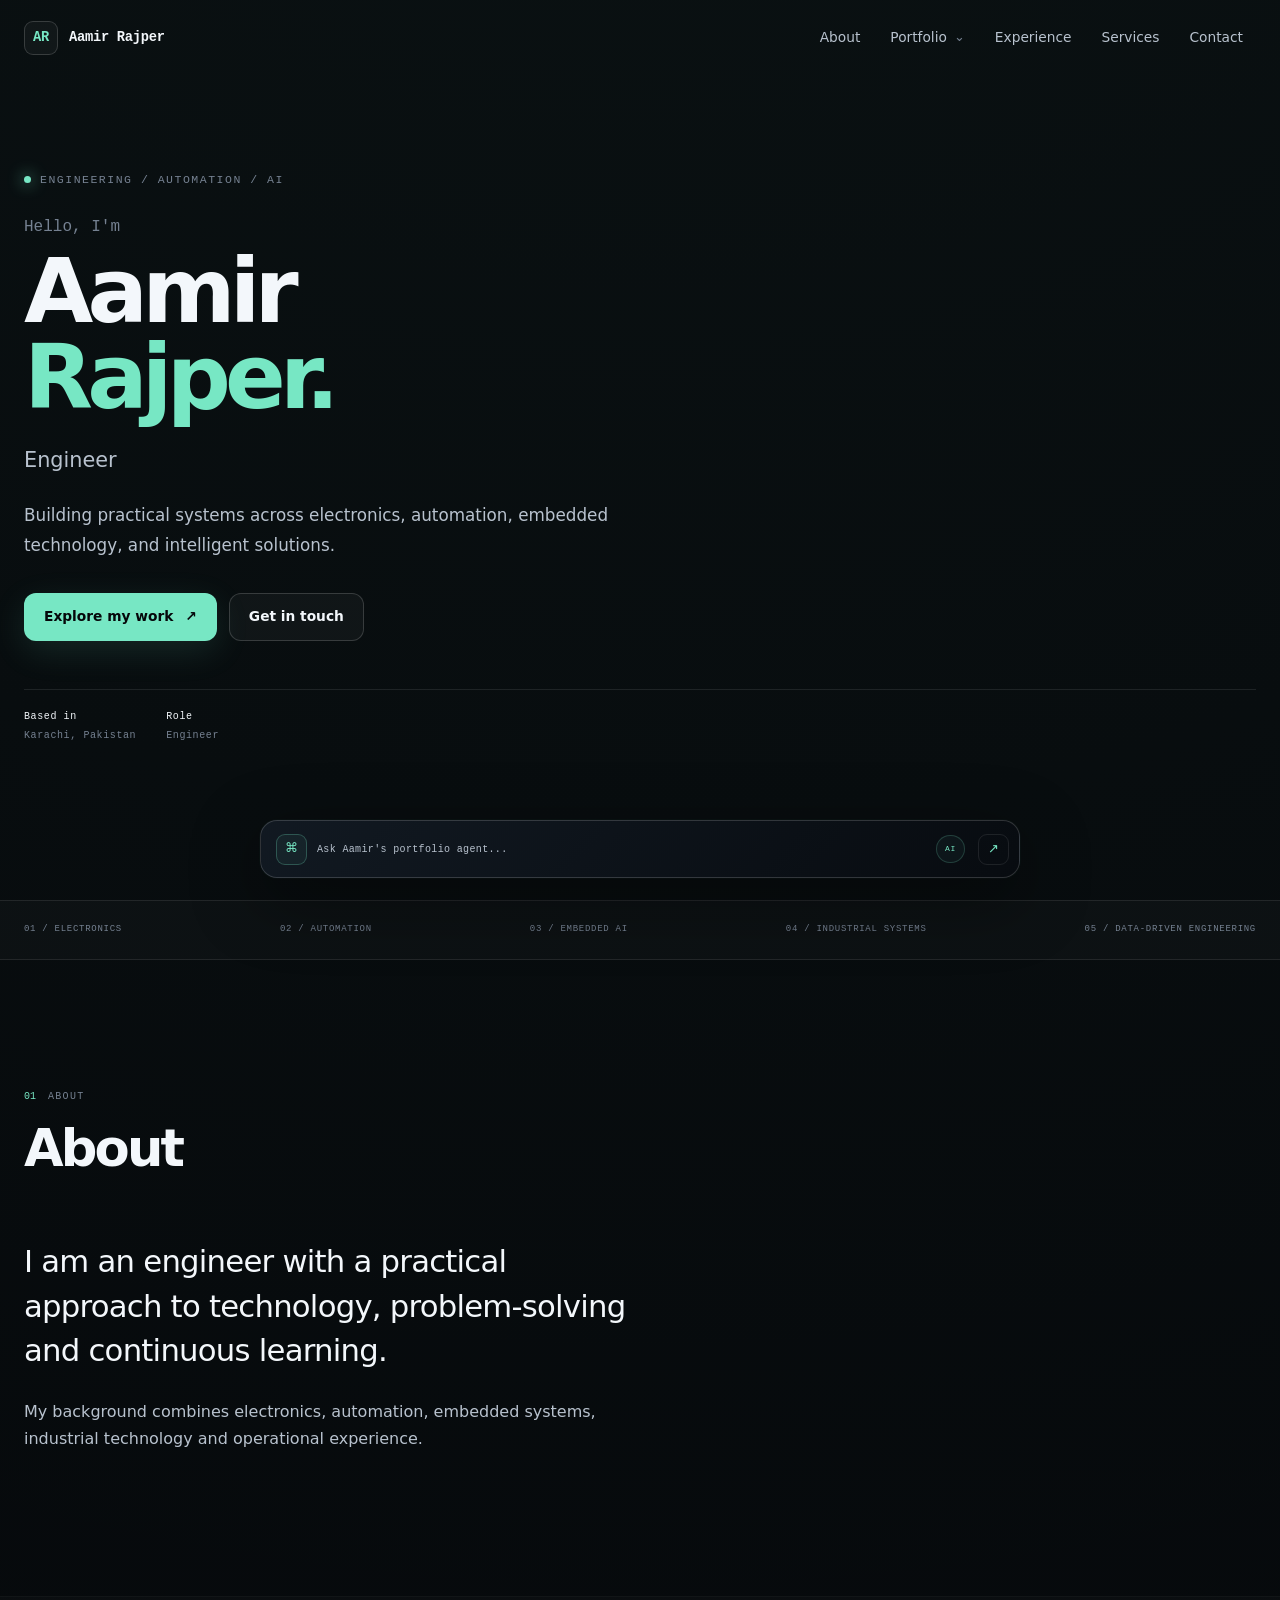
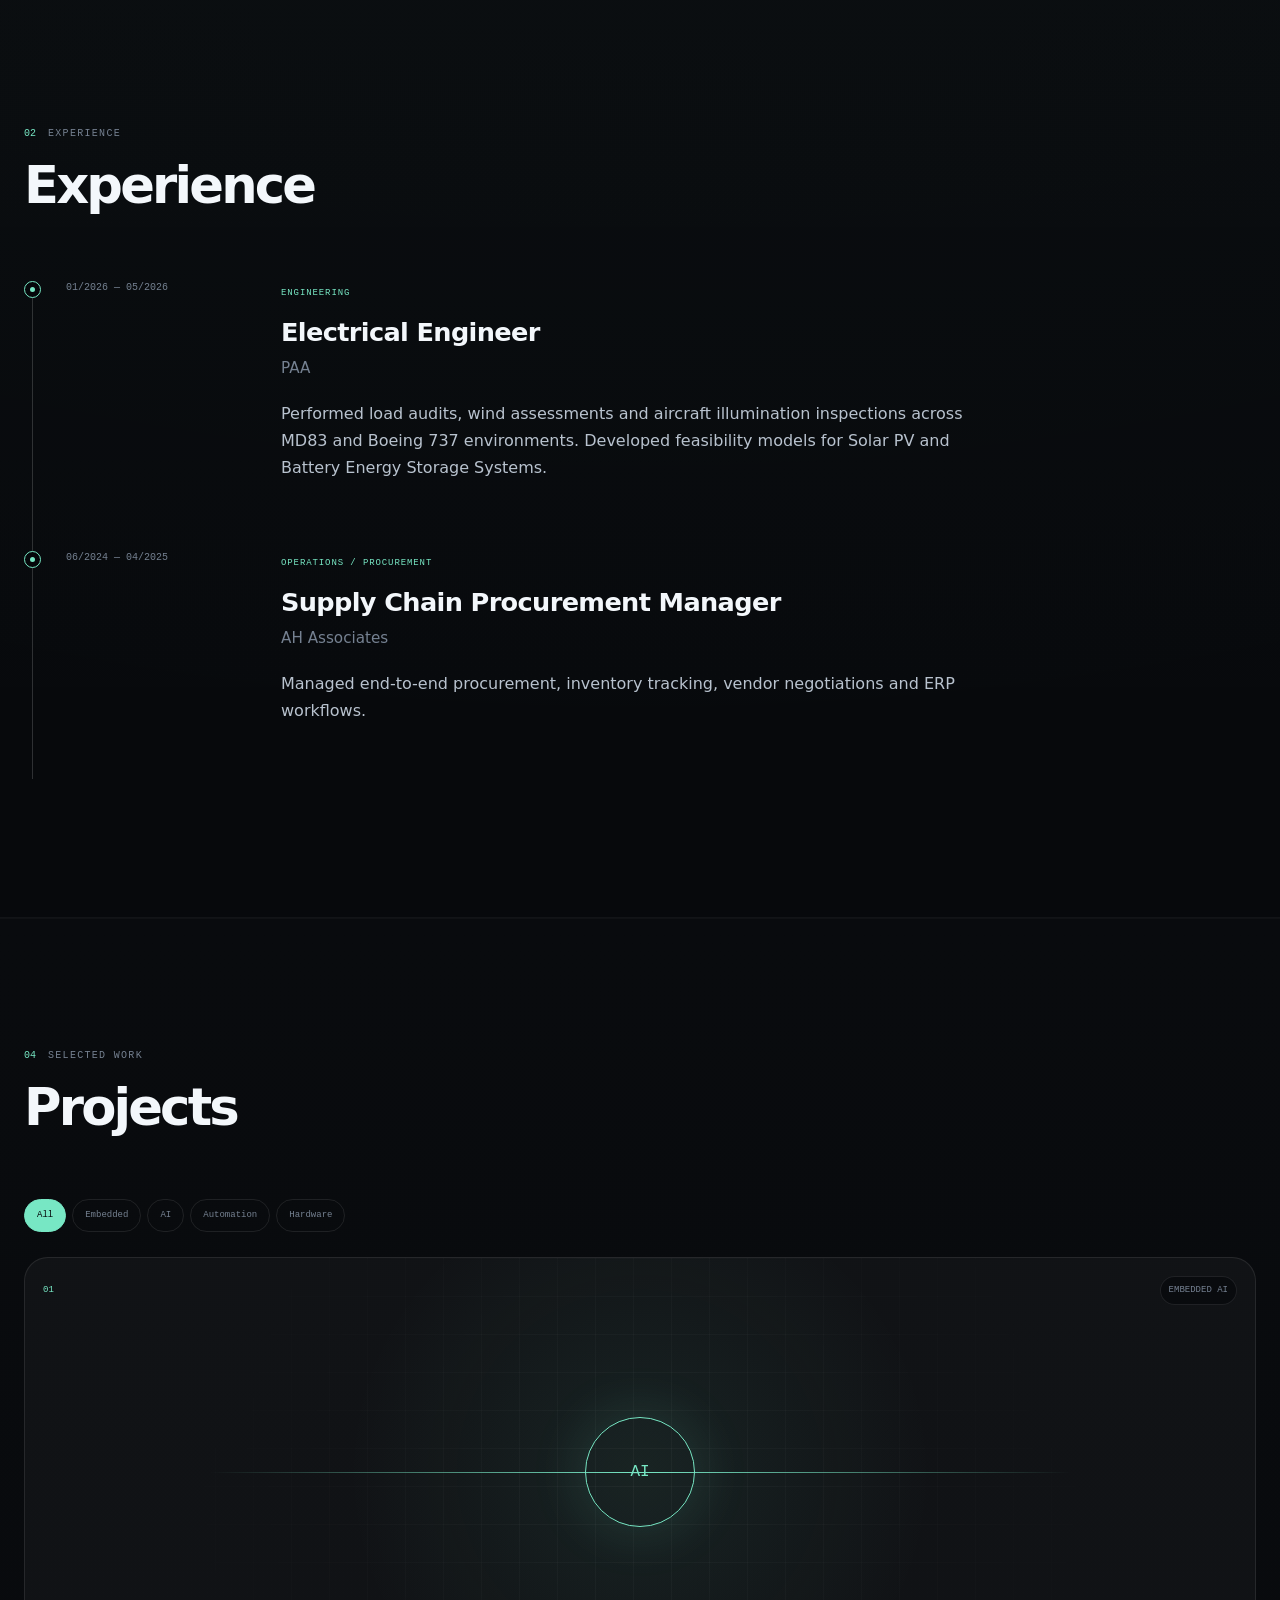
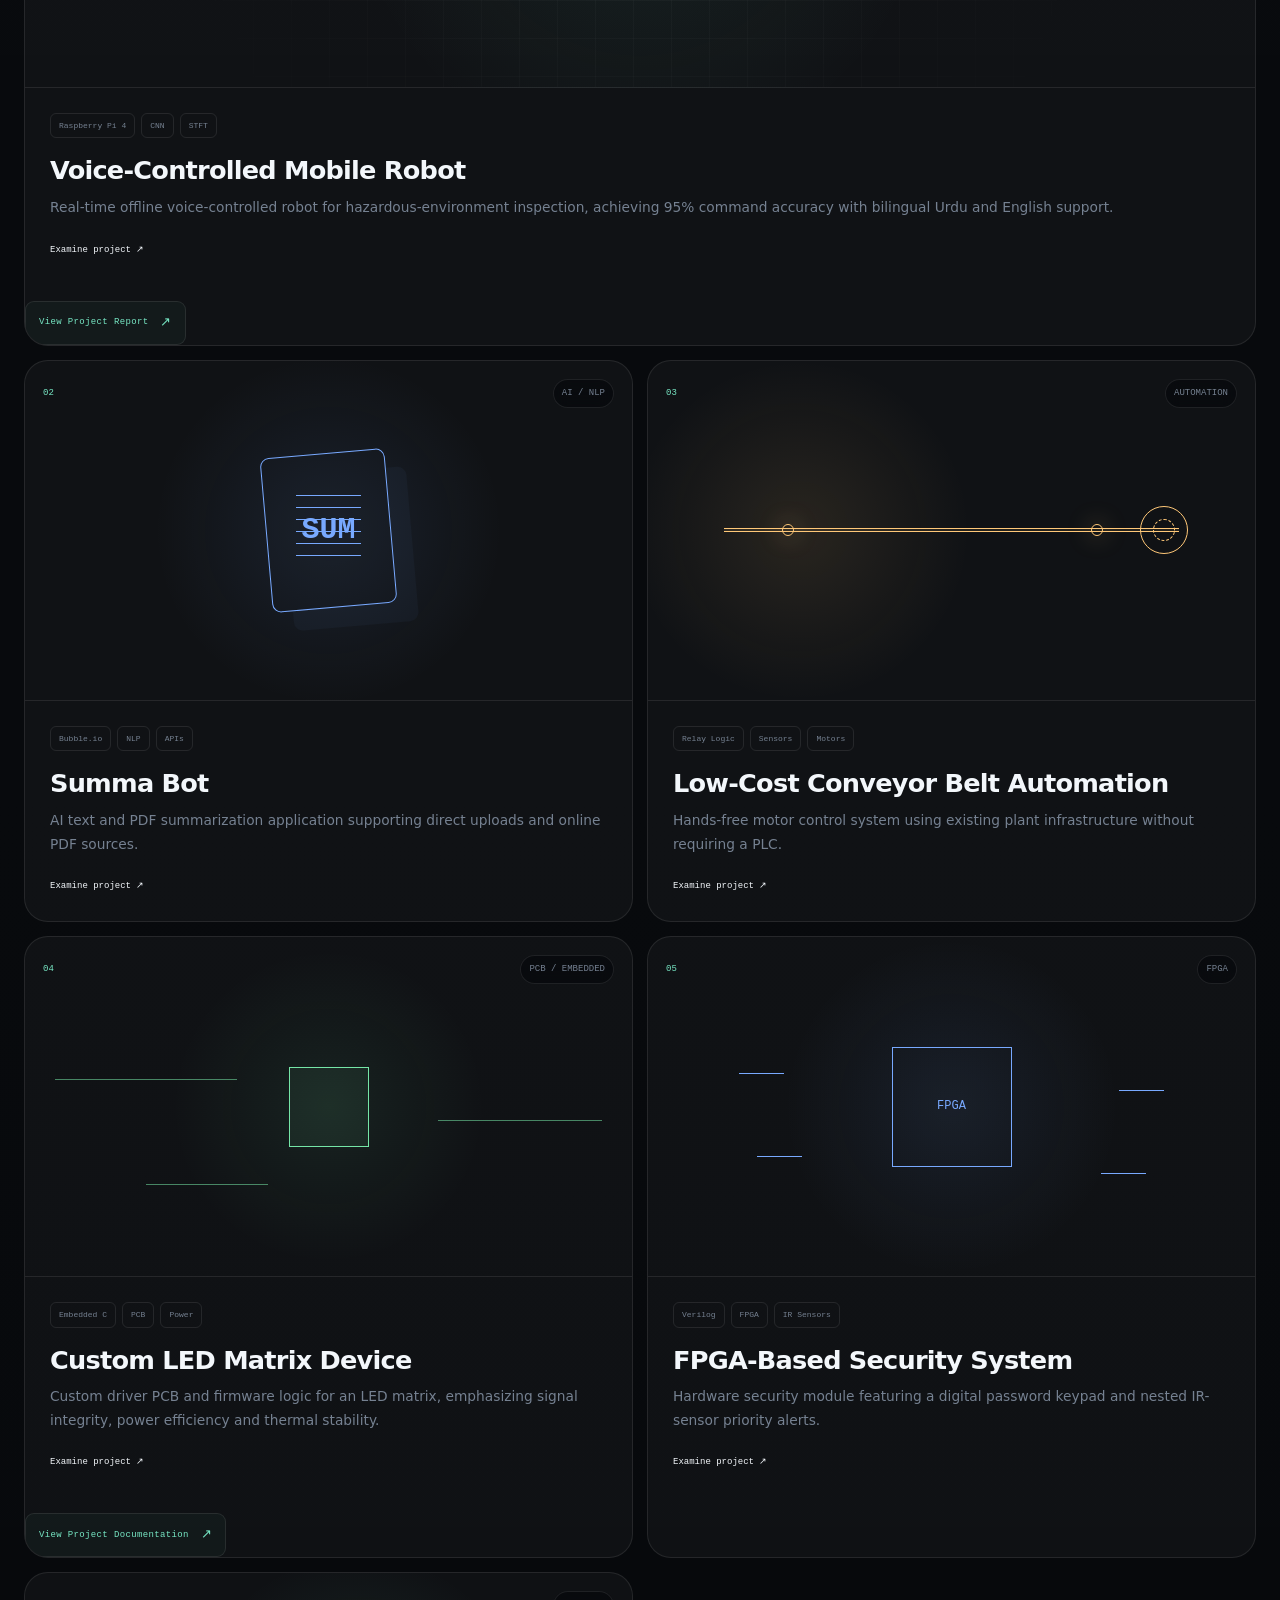
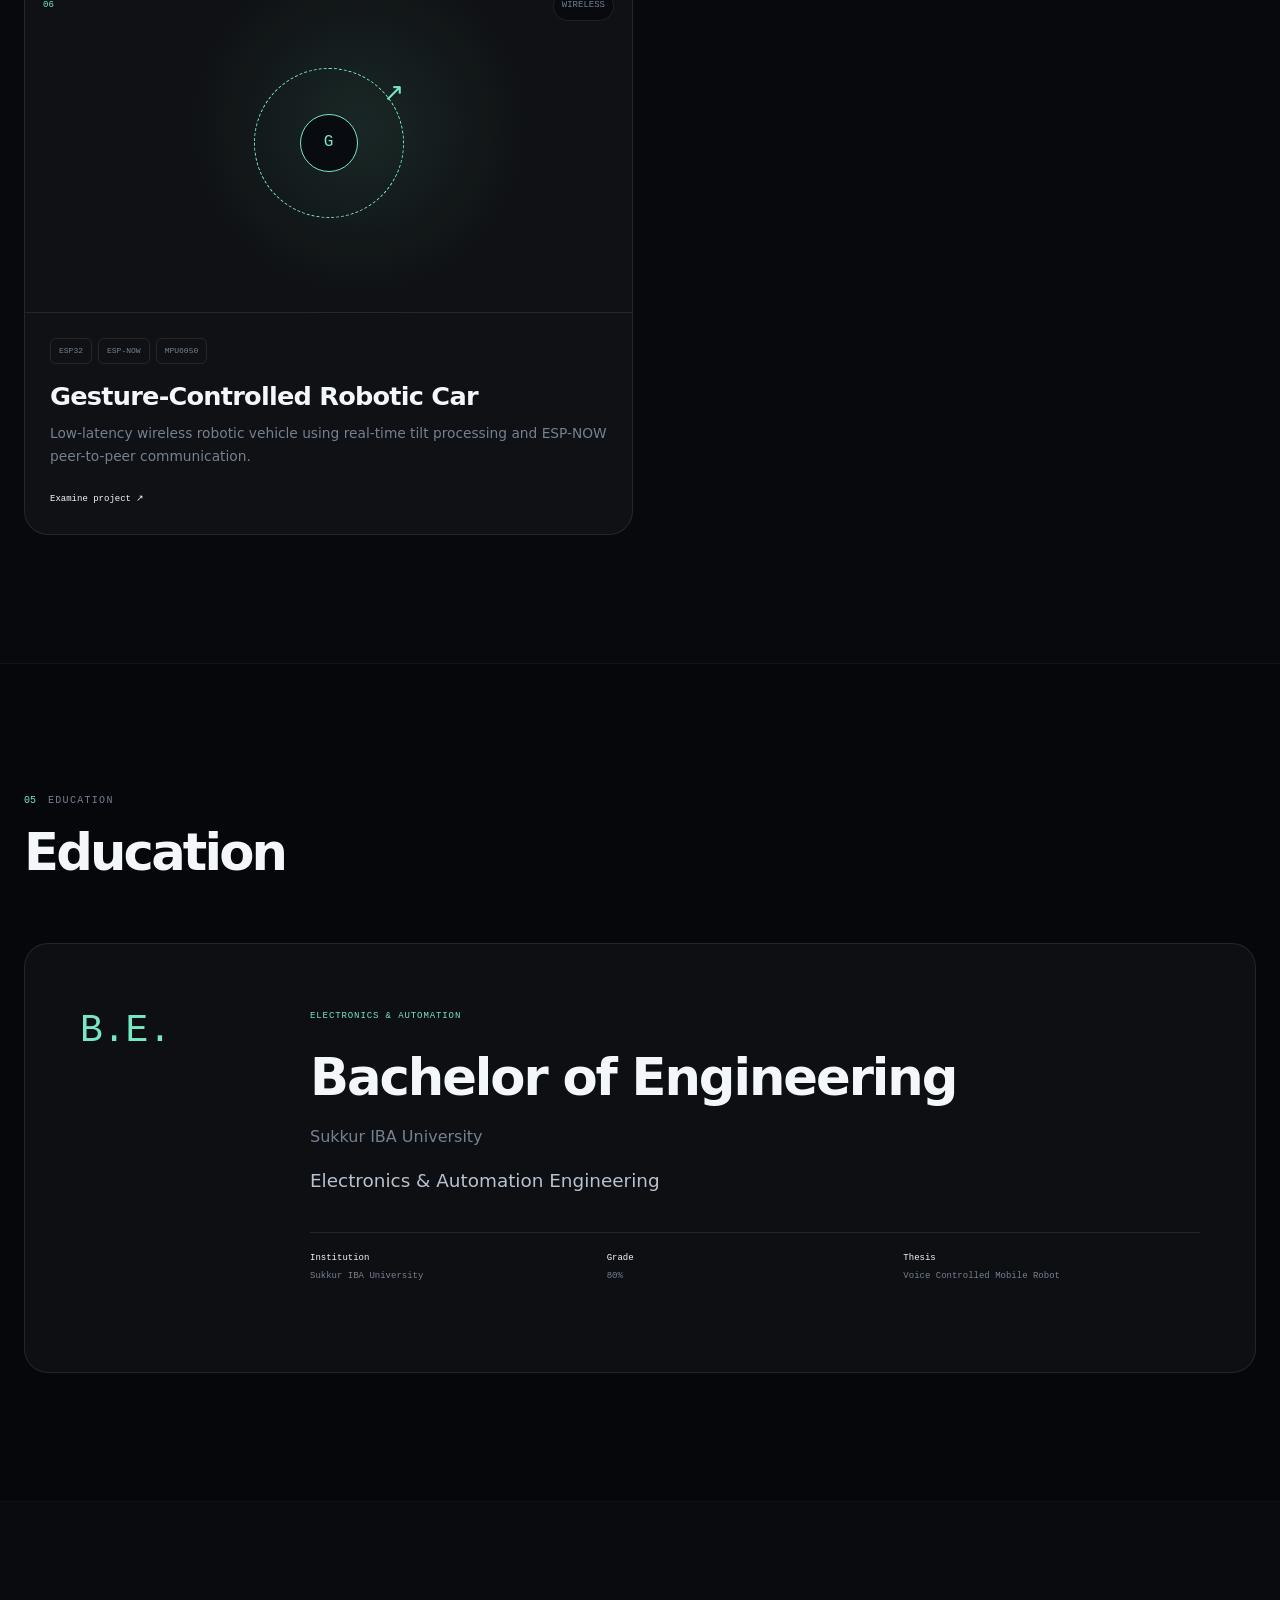
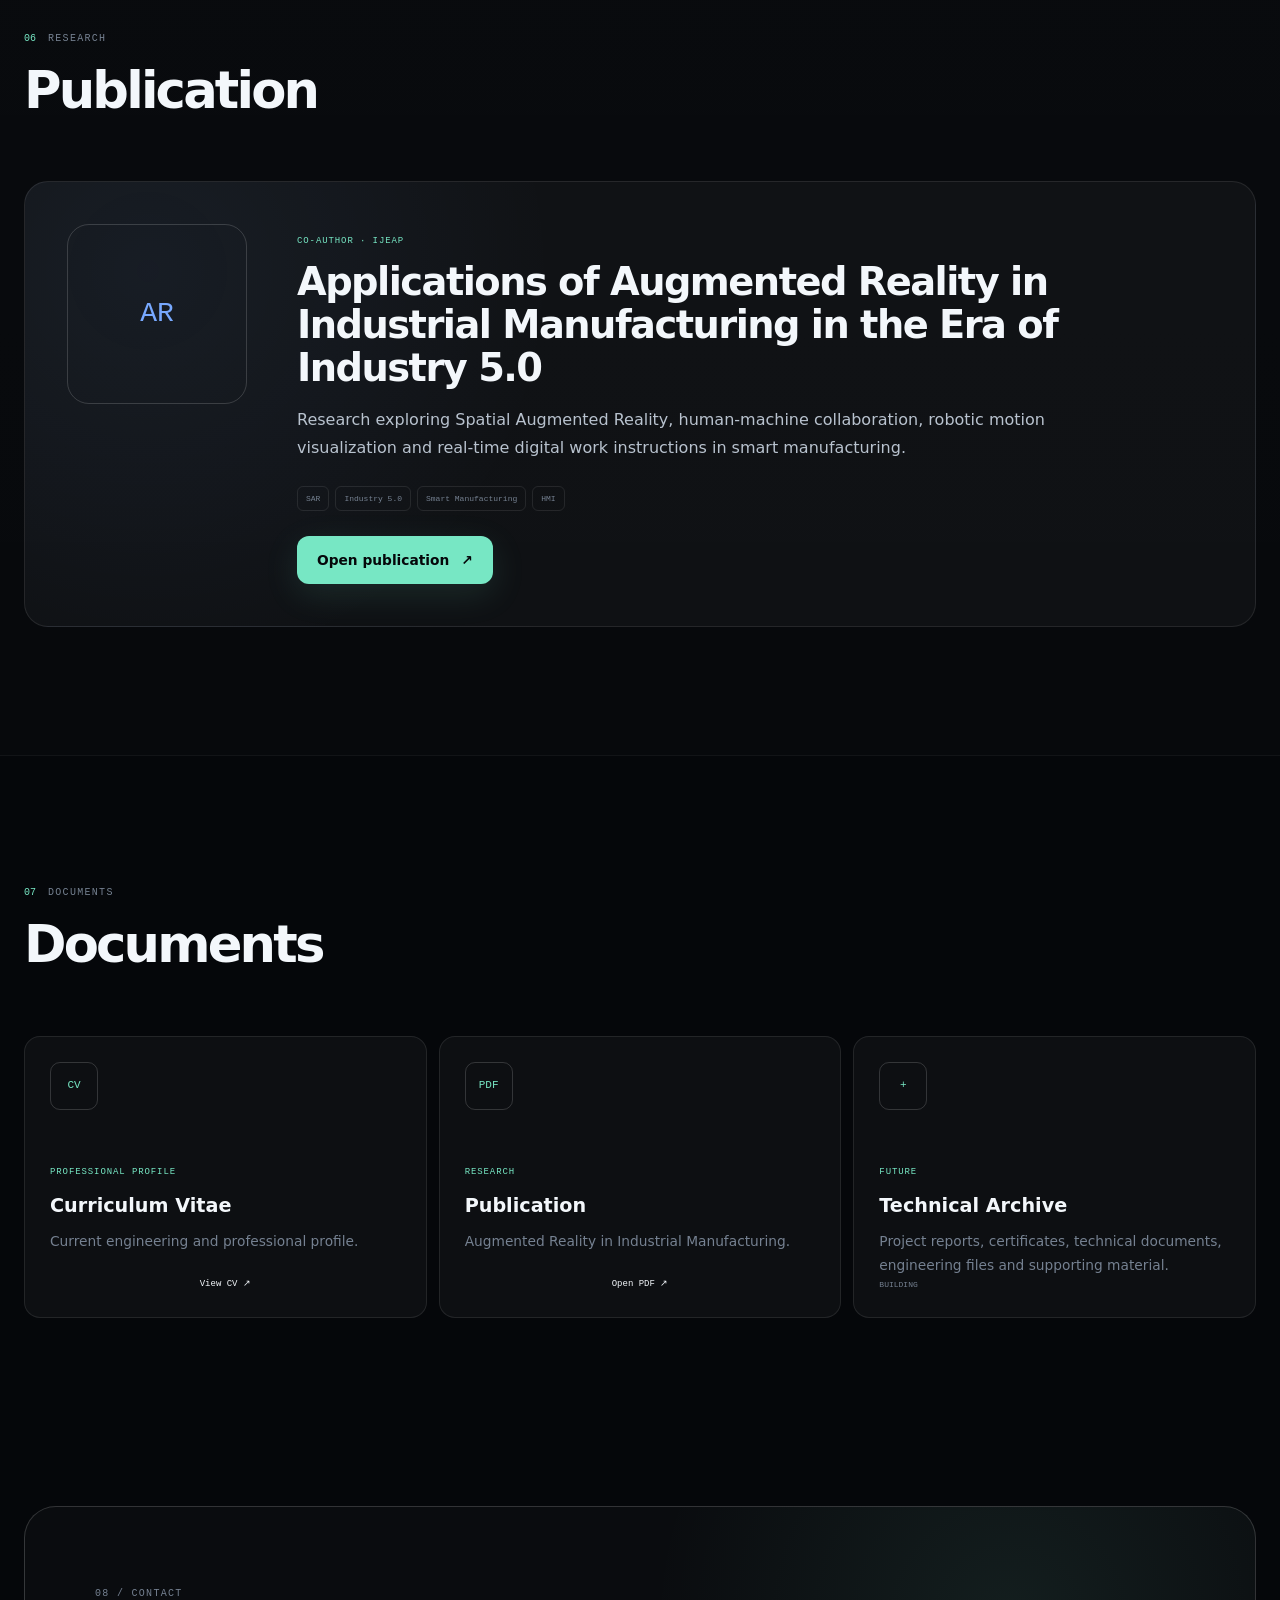
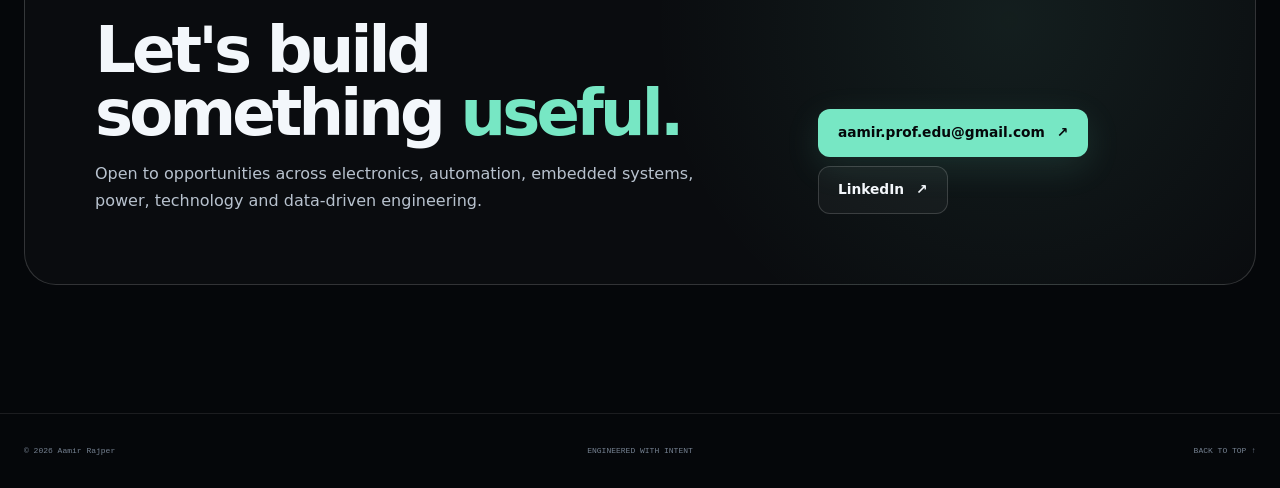
<file: index.html>
<!DOCTYPE html>
<html lang="en">
<head>
    <meta charset="UTF-8">

    <meta
        name="viewport"
        content="width=device-width, initial-scale=1.0"
    >

    <meta
        name="description"
        content="Aamir Rajper — Engineer working across electronics, automation, embedded systems and technology."
    >

    <meta
        name="theme-color"
        content="#05070a"
    >

    <title>Aamir Rajper | Engineer</title>

    <link rel="stylesheet" href="css/tokens.css">
    <link rel="stylesheet" href="css/style.css">
</head>

<body>

<!-- =========================================================
     BACKGROUND SYSTEM
     ========================================================= -->

<div class="ambient ambient-a"></div>
<div class="ambient ambient-b"></div>
<div class="grid-background"></div>

<!-- =========================================================
     HEADER
     ========================================================= -->

<header class="site-header" id="site-header">

    <nav class="nav container" aria-label="Primary navigation">

        <a class="brand" href="#top" aria-label="Aamir Rajper home">
            <span class="brand-mark">AR</span>
            <span class="brand-name">Aamir Rajper</span>
        </a>

        <div class="nav-links">

            <a href="#about">About</a>

            <div class="nav-dropdown">
                <button
                    class="nav-dropdown-trigger"
                    type="button"
                    aria-expanded="false"
                >
                    Portfolio
                    <span>⌄</span>
                </button>

                <div class="nav-dropdown-menu">

                    <a href="#experience">
                        <span class="menu-number">01</span>
                        Experience
                    </a>

                    <a href="#projects">
                        <span class="menu-number">02</span>
                        Projects
                    </a>

                    <a href="#education">
                        <span class="menu-number">03</span>
                        Education
                    </a>

                    <a href="#publication">
                        <span class="menu-number">04</span>
                        Publication
                    </a>

                    <a href="#documents">
                        <span class="menu-number">05</span>
                        Documents
                    </a>

                </div>
            </div>

            <a href="#experience">Experience</a>

            <a href="services.html">Services</a>

            <a href="#contact">Contact</a>

        </div>

        <button
            class="mobile-toggle"
            type="button"
            aria-label="Open navigation"
            aria-expanded="false"
        >
            <span></span>
            <span></span>
        </button>

    </nav>

</header>


<main id="top">

<!-- =========================================================
     HERO
     ========================================================= -->

<section class="hero section">

    <div class="container hero-grid">

        <div class="hero-content reveal">

            <div class="eyebrow">
                <span class="status-dot"></span>
                ENGINEERING / AUTOMATION / AI
            </div>

            <p class="hero-kicker">
                Hello, I'm
            </p>

            <h1>
                Aamir
                <span>Rajper.</span>
            </h1>

            <h2>
                Engineer
            </h2>

            <p class="hero-description">
                Building practical systems across electronics,
                automation, embedded technology, and intelligent
                solutions.
            </p>

            <div class="hero-actions">

                <a
                    href="#projects"
                    class="button button-primary magnetic"
                >
                    Explore my work
                    <span>↗</span>
                </a>

                <a
                    href="#contact"
                    class="button button-ghost magnetic"
                >
                    Get in touch
                </a>

            </div>

            <div class="hero-meta">

                <span>
                    <strong>Based in</strong>
                    Karachi, Pakistan
                </span>

                <span>
                    <strong>Role</strong>
                    Engineer
                </span>

            </div>

        </div>


        <!-- Engineering visual -->

        

    </div>

</section>


<!-- =========================================================
     INTRO STRIP
     ========================================================= -->

<section class="signal-strip">

    <div class="container signal-grid">

        <span>01 / ELECTRONICS</span>
        <span>02 / AUTOMATION</span>
        <span>03 / EMBEDDED AI</span>
        <span>04 / INDUSTRIAL SYSTEMS</span>
        <span>05 / DATA-DRIVEN ENGINEERING</span>

    </div>

</section>


<!-- =========================================================
     ABOUT
     ========================================================= -->

<section id="about" class="section">

    <div class="container">

        <div class="section-heading reveal">

            <div>
                <span class="section-index">01</span>
                <span class="section-label">ABOUT</span>
            </div>

            <h2>
                About
            </h2>

        </div>


        <div class="about-grid">

            <div class="about-lead reveal">

                <p class="large-copy">
                    I am an engineer with a practical approach to
                    technology, problem-solving and continuous learning.
                </p>

                <p>
                    My background combines electronics, automation,
                    embedded systems, industrial technology and
                    operational experience.
                </p>

            </div>


            

        </div>

    </div>

</section>


<!-- =========================================================
     EXPERIENCE
     ========================================================= -->

<section id="experience" class="section section-alt">

    <div class="container">

        <div class="section-heading reveal">

            <div>
                <span class="section-index">02</span>
                <span class="section-label">EXPERIENCE</span>
            </div>

            <h2>
                Experience
            </h2>

        </div>


        <div class="timeline">

            <article class="timeline-item reveal">

                <div class="timeline-marker">
                    <span></span>
                </div>

                <div class="timeline-date">
                    01/2026 — 05/2026
                </div>

                <div class="timeline-content">

                    <span class="role-type">
                        ENGINEERING
                    </span>

                    <h3>Electrical Engineer</h3>

                    <h4>PAA</h4>

                    <p>
                        Performed load audits, wind assessments
                        and aircraft illumination inspections
                        across MD83 and Boeing 737 environments.
                        Developed feasibility models for Solar PV
                        and Battery Energy Storage Systems.
                    </p>

                </div>

            </article>


            <article class="timeline-item reveal">

                <div class="timeline-marker">
                    <span></span>
                </div>

                <div class="timeline-date">
                    06/2024 — 04/2025
                </div>

                <div class="timeline-content">

                    <span class="role-type">
                        OPERATIONS / PROCUREMENT
                    </span>

                    <h3>Supply Chain Procurement Manager</h3>

                    <h4>AH Associates</h4>

                    <p>
                        Managed end-to-end procurement, inventory
                        tracking, vendor negotiations and ERP
                        workflows.
                    </p>

                </div>

            </article>


            


            

        </div>

    </div>

</section>


<!-- =========================================================
     CAPABILITIES
     ========================================================= -->




<!-- =========================================================
     PROJECTS
     ========================================================= -->

<section id="projects" class="section section-alt">

    <div class="container">

        <div class="section-heading project-heading reveal">

            <div>
                <span class="section-index">04</span>
                <span class="section-label">SELECTED WORK</span>
            </div>

            <h2>
                Projects
            </h2>

        </div>


        <div class="project-controls reveal">

            <button class="filter-button active" data-filter="all">
                All
            </button>

            <button class="filter-button" data-filter="embedded">
                Embedded
            </button>

            <button class="filter-button" data-filter="ai">
                AI
            </button>

            <button class="filter-button" data-filter="automation">
                Automation
            </button>

            <button class="filter-button" data-filter="hardware">
                Hardware
            </button>

        </div>


        <div class="projects-grid">

            <article
                class="project-card project-featured reveal"
                data-category="embedded ai"
            >

                <div class="project-top">

                    <span class="project-number">01</span>

                    <span class="project-status">
                        EMBEDDED AI
                    </span>

                </div>

                <div class="project-visual robot-visual">
                    <span class="visual-grid"></span>
                    <span class="visual-core">AI</span>
                    <span class="visual-line"></span>
                </div>

                <div class="project-body">

                    <div class="tag-row">
                        <span>Raspberry Pi 4</span>
                        <span>CNN</span>
                        <span>STFT</span>
                    </div>

                    <h3>
                        Voice-Controlled Mobile Robot
                    </h3>

                    <p>
                        Real-time offline voice-controlled robot
                        for hazardous-environment inspection,
                        achieving 95% command accuracy with
                        bilingual Urdu and English support.
                    </p>

                    <button
                        class="project-open btn-text"
                        data-project="robot"
                    >
                        Examine project <span>↗</span>
                    </button>

                </div>

            </article>


            <article
                class="project-card reveal"
                data-category="ai"
            >

                <div class="project-top">
                    <span class="project-number">02</span>
                    <span class="project-status">AI / NLP</span>
                </div>

                <div class="project-visual text-visual">
                    <span class="document-shape"></span>
                    <span class="document-lines"></span>
                    <strong>SUM</strong>
                </div>

                <div class="project-body">

                    <div class="tag-row">
                        <span>Bubble.io</span>
                        <span>NLP</span>
                        <span>APIs</span>
                    </div>

                    <h3>
                        Summa Bot
                    </h3>

                    <p>
                        AI text and PDF summarization application
                        supporting direct uploads and online PDF
                        sources.
                    </p>

                    <button
                        class="project-open btn-text"
                        data-project="summa"
                    >
                        Examine project <span>↗</span>
                    </button>

                </div>

            </article>


            <article
                class="project-card reveal"
                data-category="automation hardware"
            >

                <div class="project-top">
                    <span class="project-number">03</span>
                    <span class="project-status">AUTOMATION</span>
                </div>

                <div class="project-visual conveyor-visual">
                    <span class="conveyor-line"></span>
                    <span class="sensor sensor-a"></span>
                    <span class="sensor sensor-b"></span>
                    <span class="motor"></span>
                </div>

                <div class="project-body">

                    <div class="tag-row">
                        <span>Relay Logic</span>
                        <span>Sensors</span>
                        <span>Motors</span>
                    </div>

                    <h3>
                        Low-Cost Conveyor Belt Automation
                    </h3>

                    <p>
                        Hands-free motor control system using
                        existing plant infrastructure without
                        requiring a PLC.
                    </p>

                    <button
                        class="project-open btn-text"
                        data-project="conveyor"
                    >
                        Examine project <span>↗</span>
                    </button>

                </div>

            </article>


            <article
                class="project-card reveal"
                data-category="embedded hardware"
            >

                <div class="project-top">
                    <span class="project-number">04</span>
                    <span class="project-status">PCB / EMBEDDED</span>
                </div>

                <div class="project-visual pcb-visual">
                    <span class="pcb-chip"></span>
                    <span class="pcb-trace trace-a"></span>
                    <span class="pcb-trace trace-b"></span>
                    <span class="pcb-trace trace-c"></span>
                </div>

                <div class="project-body">

                    <div class="tag-row">
                        <span>Embedded C</span>
                        <span>PCB</span>
                        <span>Power</span>
                    </div>

                    <h3>
                        Custom LED Matrix Device
                    </h3>

                    <p>
                        Custom driver PCB and firmware logic for
                        an LED matrix, emphasizing signal integrity,
                        power efficiency and thermal stability.
                    </p>

                    <button
                        class="project-open btn-text"
                        data-project="led"
                    >
                        Examine project <span>↗</span>
                    </button>

                </div>

            </article>


            <article
                class="project-card reveal"
                data-category="embedded hardware"
            >

                <div class="project-top">
                    <span class="project-number">05</span>
                    <span class="project-status">FPGA</span>
                </div>

                <div class="project-visual fpga-visual">
                    <span class="fpga-box">FPGA</span>
                    <span class="fpga-pin p1"></span>
                    <span class="fpga-pin p2"></span>
                    <span class="fpga-pin p3"></span>
                    <span class="fpga-pin p4"></span>
                </div>

                <div class="project-body">

                    <div class="tag-row">
                        <span>Verilog</span>
                        <span>FPGA</span>
                        <span>IR Sensors</span>
                    </div>

                    <h3>
                        FPGA-Based Security System
                    </h3>

                    <p>
                        Hardware security module featuring a
                        digital password keypad and nested
                        IR-sensor priority alerts.
                    </p>

                    <button
                        class="project-open btn-text"
                        data-project="fpga"
                    >
                        Examine project <span>↗</span>
                    </button>

                </div>

            </article>


            <article
                class="project-card reveal"
                data-category="embedded"
            >

                <div class="project-top">
                    <span class="project-number">06</span>
                    <span class="project-status">WIRELESS</span>
                </div>

                <div class="project-visual gesture-visual">
                    <span class="gesture-axis"></span>
                    <span class="gesture-node">G</span>
                    <span class="gesture-arrow">↗</span>
                </div>

                <div class="project-body">

                    <div class="tag-row">
                        <span>ESP32</span>
                        <span>ESP-NOW</span>
                        <span>MPU6050</span>
                    </div>

                    <h3>
                        Gesture-Controlled Robotic Car
                    </h3>

                    <p>
                        Low-latency wireless robotic vehicle using
                        real-time tilt processing and ESP-NOW
                        peer-to-peer communication.
                    </p>

                    <button
                        class="project-open btn-text"
                        data-project="gesture"
                    >
                        Examine project <span>↗</span>
                    </button>

                </div>

            </article>

        </div>

    </div>

</section>


<!-- =========================================================
     EDUCATION
     ========================================================= -->

<section id="education" class="section">

    <div class="container">

        <div class="section-heading reveal">

            <div>
                <span class="section-index">05</span>
                <span class="section-label">EDUCATION</span>
            </div>

            <h2>
                Education
            </h2>

        </div>


        <div class="education-card reveal">

            <div class="education-year">
                B.E.
            </div>

            <div class="education-main">

                <span class="role-type">
                    ELECTRONICS & AUTOMATION
                </span>

                <h3>
                    Bachelor of Engineering
                </h3>

                <h4>
                    Sukkur IBA University
                </h4>

                <p class="education-degree">
                    Electronics & Automation Engineering
                </p>

                <div class="education-meta">

                    <span>
                        <strong>Institution</strong>
                        Sukkur IBA University
                    </span>

                    <span>
                        <strong>Grade</strong>
                        80%
                    </span>

                    <span>
                        <strong>Thesis</strong>
                        Voice Controlled Mobile Robot
                    </span>

                </div>

            </div>

        </div>

    </div>

</section>


<!-- =========================================================
     PUBLICATION
     ========================================================= -->

<section id="publication" class="section section-alt">

    <div class="container">

        <div class="section-heading reveal">

            <div>
                <span class="section-index">06</span>
                <span class="section-label">RESEARCH</span>
            </div>

            <h2>
                Publication
            </h2>

        </div>


        <article class="publication-card reveal">

            <div class="publication-mark">
                AR
            </div>

            <div class="publication-content">

                <span class="role-type">
                    CO-AUTHOR · IJEAP
                </span>

                <h3>
                    Applications of Augmented Reality
                    in Industrial Manufacturing in
                    the Era of Industry 5.0
                </h3>

                <p>
                    Research exploring Spatial Augmented Reality,
                    human-machine collaboration, robotic motion
                    visualization and real-time digital work
                    instructions in smart manufacturing.
                </p>

                <div class="tag-row">
                    <span>SAR</span>
                    <span>Industry 5.0</span>
                    <span>Smart Manufacturing</span>
                    <span>HMI</span>
                </div>

                <button
                    class="button button-primary document-open"
                    data-document-key="publication"
                    data-document="assets/documents/publications/industry-5-ar.pdf"
                >
                    Open publication
                    <span>↗</span>
                </button>

            </div>

        </article>

    </div>

</section>


<!-- =========================================================
     DOCUMENTS
     ========================================================= -->

<section id="documents" class="section">

    <div class="container">

        <div class="section-heading reveal">

            <div>
                <span class="section-index">07</span>
                <span class="section-label">DOCUMENTS</span>
            </div>

            <h2>
                Documents
            </h2>

        </div>


        <div class="documents-grid">

            <article class="document-card reveal">

                <div class="document-icon">
                    CV
                </div>

                <div>

                    <span class="role-type">
                        PROFESSIONAL PROFILE
                    </span>

                    <h3>
                        Curriculum Vitae
                    </h3>

                    <p>
                        Current engineering and professional
                        profile.
                    </p>

                </div>

                <button
                    class="btn-text document-open"
                    data-document-key="cv"
                    data-document="assets/documents/cv/aamir-rajper-cv.pdf"
                >
                    View CV ↗
                </button>

            </article>


            <article class="document-card reveal">

                <div class="document-icon">
                    PDF
                </div>

                <div>

                    <span class="role-type">
                        RESEARCH
                    </span>

                    <h3>
                        Publication
                    </h3>

                    <p>
                        Augmented Reality in Industrial
                        Manufacturing.
                    </p>

                </div>

                <button
                    class="btn-text document-open"
                    data-document="assets/documents/publications/industry-5-ar.pdf"
                >
                    Open PDF ↗
                </button>

            </article>


            <article class="document-card reveal">

                <div class="document-icon">
                    +
                </div>

                <div>

                    <span class="role-type">
                        FUTURE
                    </span>

                    <h3>
                        Technical Archive
                    </h3>

                    <p>
                        Project reports, certificates, technical documents,
                        engineering files and supporting material.
                    </p>

                </div>

                <span class="document-coming">
                    BUILDING
                </span>

            </article>

        </div>

    </div>

</section>


<!-- =========================================================
     CONTACT
     ========================================================= -->

<section id="contact" class="section contact-section">

    <div class="container">

        <div class="contact-card reveal">

            <div>

                <span class="section-label">
                    08 / CONTACT
                </span>

                <h2>
                    Let's build something
                    <span>useful.</span>
                </h2>

                <p>
                    Open to opportunities across electronics,
                    automation, embedded systems, power,
                    technology and data-driven engineering.
                </p>

            </div>

            <div class="contact-actions">

                <a
                    class="button button-primary magnetic"
                    href="mailto:aamir.prof.edu@gmail.com"
                >
                    aamir.prof.edu@gmail.com
                    <span>↗</span>
                </a>

                <a
                    class="button button-ghost magnetic"
                    href="https://www.linkedin.com/in/aamir-rajper-020b13223/"
                    target="_blank"
                    rel="noopener noreferrer"
                >
                    LinkedIn
                    <span>↗</span>
                </a>

            </div>

        </div>

    </div>

</section>

</main>


<!-- =========================================================
     FOOTER
     ========================================================= -->

<footer class="site-footer">

    <div class="container footer-grid">

        <span>
            © 2026 Aamir Rajper
        </span>

        <span class="footer-system">
            ENGINEERED WITH INTENT
        </span>

        <a href="#top">
            BACK TO TOP ↑
        </a>

    </div>

</footer>


<!-- =========================================================
     PROJECT MODAL
     ========================================================= -->

<div
    class="modal"
    id="project-modal"
    aria-hidden="true"
    role="dialog"
    aria-modal="true"
    aria-labelledby="modal-title"
>

    <div class="modal-backdrop"></div>

    <div class="modal-window">

        <button
            class="modal-close"
            type="button"
            aria-label="Close project details"
        >
            ×
        </button>

        <div id="modal-content"></div>

    </div>

</div>


<!-- =========================================================
     DOCUMENT VIEWER
     ========================================================= -->

<div
    class="modal"
    id="document-modal"
    aria-hidden="true"
    role="dialog"
    aria-modal="true"
    aria-labelledby="document-title"
>

    <div class="modal-backdrop"></div>

    <div class="document-window">

        <div class="document-toolbar">

            <strong id="document-title">
                Document Viewer
            </strong>

            <div>

                <a
                    id="document-new-tab"
                    href="#"
                    target="_blank"
                    rel="noopener noreferrer"
                    class="toolbar-link"
                >
                    Open
                </a>

                <button
                    class="modal-close document-close"
                    type="button"
                    aria-label="Close document"
                >
                    ×
                </button>

            </div>

        </div>

        <iframe
            id="document-frame"
            title="Document viewer"
            src="about:blank"
        ></iframe>

        <div
            id="document-placeholder"
            class="document-placeholder"
            hidden
        >
            <strong>Document not attached yet</strong>
            <p>
                The viewer is ready. Attach the corresponding PDF
                to the portfolio assets/documents directory.
            </p>
        </div>

    </div>

</div>


<script src="js/main.js"></script>


<!-- AAMIR-PORTFOLIO-AGENT -->

<div
    id="ar-agent"
    class="ar-agent"
>

    <button
        id="ar-agent-launcher"
        class="ar-agent-launcher"
        type="button"
        aria-expanded="false"
        aria-controls="ar-agent-panel"
        aria-label="Open Aamir's portfolio agent"
    >
        <span class="ar-agent-launcher-command">
            <span class="ar-agent-command-icon">
                ⌘
            </span>

            <span>
                Ask Aamir's portfolio agent...
            </span>
        </span>

        <span class="ar-agent-launcher-status">
            AI
        </span>

        <span class="ar-agent-launcher-arrow">
            ↗
        </span>
    </button>


    <aside
        id="ar-agent-panel"
        class="ar-agent-panel"
        aria-hidden="true"
        aria-label="Aamir Rajper portfolio agent"
    >

        <header class="ar-agent-header">

            <div>
                <span class="ar-agent-eyebrow">
                    PORTFOLIO AGENT
                </span>

                <h2>
                    Aamir's Agent
                </h2>
            </div>

            <div class="ar-agent-header-actions">

                <span
                    id="ar-agent-mode"
                    class="ar-agent-mode"
                >
                    PUBLIC MODE
                </span>

                <button
                    id="ar-agent-close"
                    class="ar-agent-close"
                    type="button"
                    aria-label="Close portfolio agent"
                >
                    ×
                </button>

            </div>

        </header>


        <div class="ar-agent-intro">

            <div class="ar-agent-signal">
                <span></span>
                <span></span>
                <span></span>
            </div>

            <div>

                <strong id="ar-agent-state-title">
                    Portfolio navigation
                </strong>

                <p id="ar-agent-state-description">
                    Search or jump directly to a part of
                    Aamir's portfolio. Private AI responses
                    require authorized access.
                </p>

            </div>

        </div>


        <div
            id="ar-agent-messages"
            class="ar-agent-messages"
            aria-live="polite"
            aria-relevant="additions"
        >

            <div class="ar-agent-message bot">

                <span class="ar-agent-avatar">
                    AR
                </span>

                <div class="ar-agent-message-body">

                    Welcome.

                    <br><br>

                    I can navigate you to projects,
                    experience, education, research,
                    documents, CV and services.

                    <br><br>

                    Authorized users can unlock the
                    private AI agent below.

                </div>

            </div>

        </div>


        <div
            class="ar-agent-suggestions"
            aria-label="Portfolio shortcuts"
        >

            <button
                type="button"
                data-command="professor research"
                data-agent-question="I'm a professor or researcher. Which projects, education and research should I review?"
            >
                Professor / research
            </button>

            <button
                type="button"
                data-command="embedded ai robot"
                data-agent-question="Show me Aamir's strongest embedded AI and robotics work."
            >
                Embedded AI
            </button>

            <button
                type="button"
                data-command="cv"
                data-agent-question="Where can I find Aamir's CV and what is most relevant in it?"
            >
                Find CV
            </button>

            <button
                type="button"
                data-command="industrial experience"
                data-agent-question="Which of Aamir's experience is most relevant to industrial operations?"
            >
                Industrial
            </button>

            <button
                type="button"
                data-command="services"
                data-agent-question="What services are currently available and which are coming soon?"
            >
                Services
            </button>

            <button
                type="button"
                data-command="contact"
                data-agent-question="How can I contact Aamir?"
            >
                Contact
            </button>

        </div>


        <section
            id="ar-agent-access"
            class="ar-agent-access"
        >

            <div class="ar-agent-access-heading">

                <span>
                    PRIVATE ACCESS
                </span>

                <small>
                    Authorized users only
                </small>

            </div>

            <form
                id="ar-agent-access-form"
                class="ar-agent-access-form"
            >

                <input
                    id="ar-agent-access-id"
                    type="text"
                    maxlength="100"
                    autocomplete="username"
                    placeholder="Access ID"
                    aria-label="Access ID"
                >

                <input
                    id="ar-agent-access-key"
                    type="password"
                    maxlength="300"
                    autocomplete="current-password"
                    placeholder="Access key"
                    aria-label="Access key"
                >

                <button
                    id="ar-agent-unlock"
                    type="submit"
                >
                    Unlock
                </button>

            </form>

            <div
                id="ar-agent-access-status"
                class="ar-agent-access-status"
                aria-live="polite"
            ></div>

        </section>


        <form
            id="ar-agent-form"
            class="ar-agent-form"
        >

            <div class="ar-agent-input-wrap">

                <span class="ar-agent-input-symbol">
                    ›
                </span>

                <input
                    id="ar-agent-input"
                    type="text"
                    maxlength="650"
                    autocomplete="off"
                    placeholder="Search portfolio or unlock private AI..."
                    aria-label="Search the portfolio or ask the private AI agent"
                >

            </div>

            <button
                id="ar-agent-send"
                type="submit"
                aria-label="Send question"
            >
                ↗
            </button>

        </form>


        <div class="ar-agent-footer">

            <span id="ar-agent-footer-left">
                PUBLIC NAVIGATION · ZERO LLM
            </span>

            <button
                id="ar-agent-logout"
                type="button"
                hidden
            >
                SIGN OUT
            </button>

        </div>

    </aside>

</div>

<script src="js/agent.js"></script>

    <script src="js/project-resources.js?v=2" defer></script>
</body>
</html>
</file>
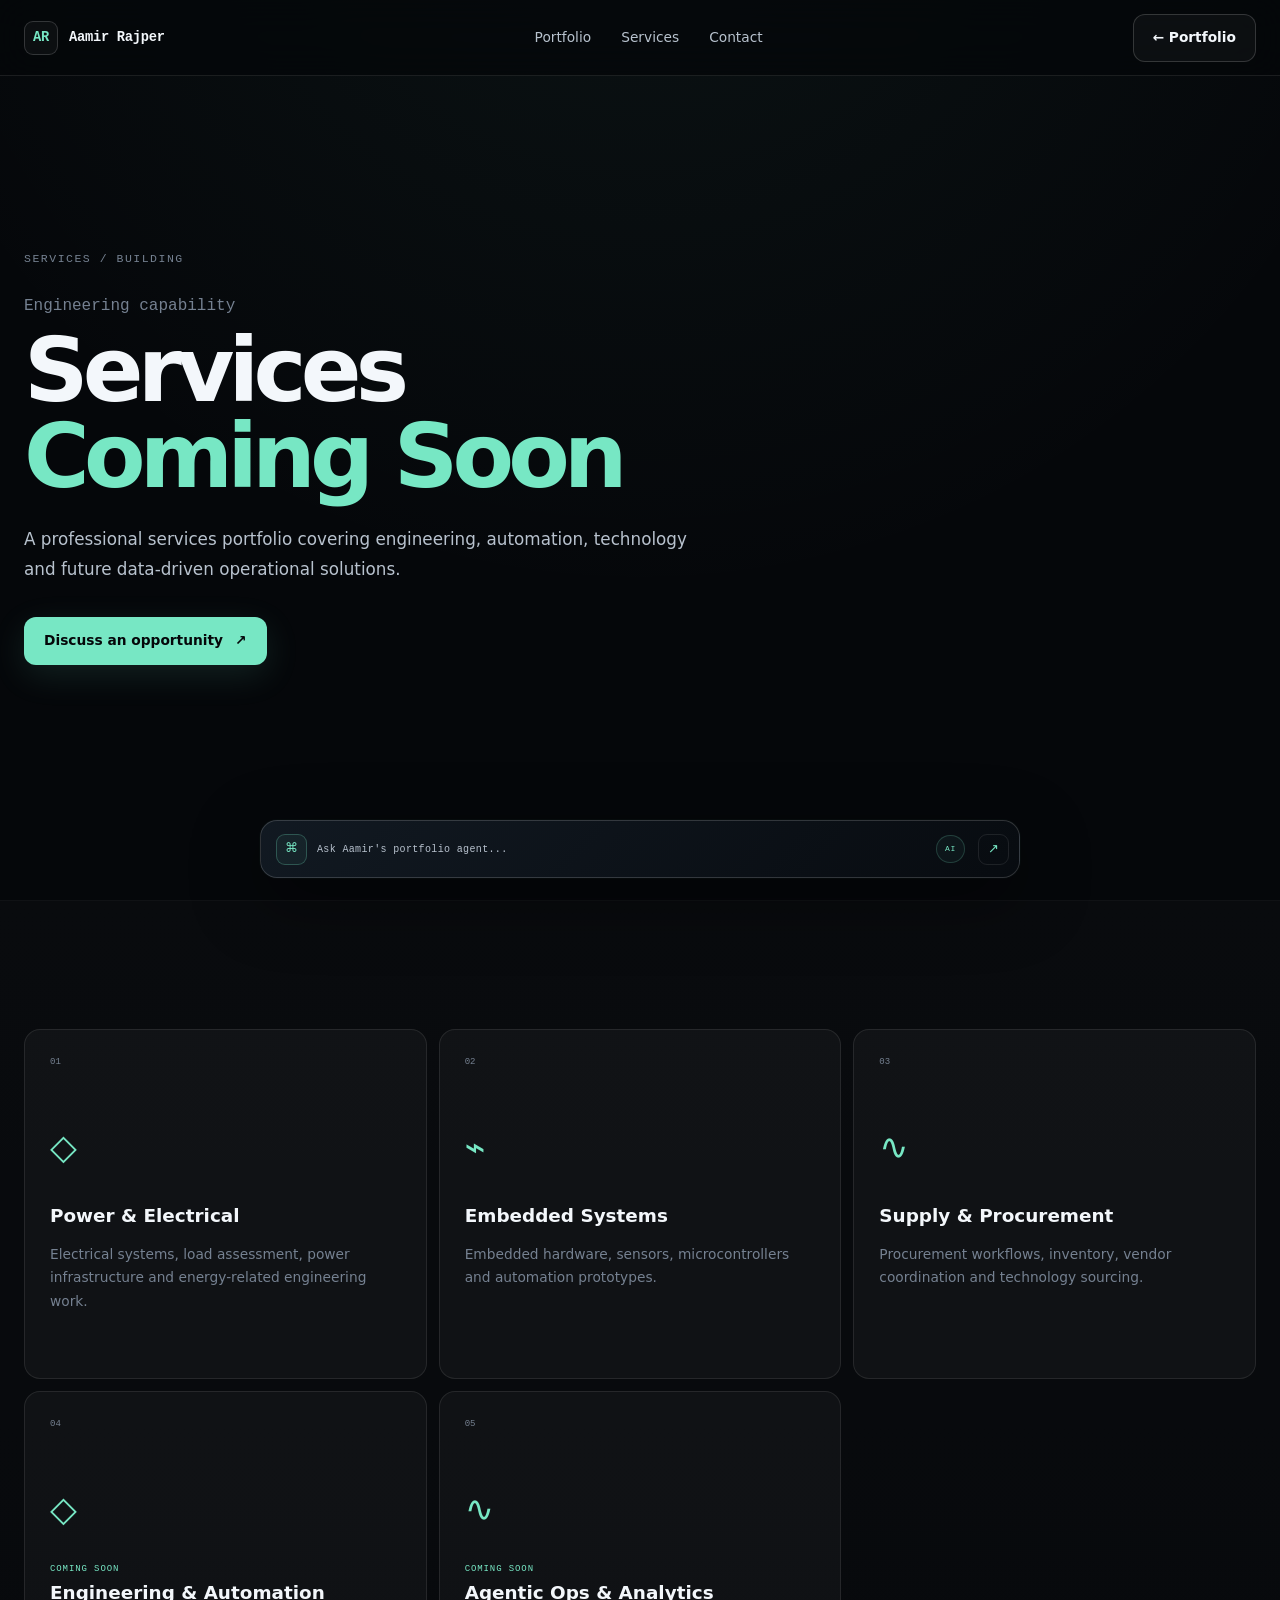
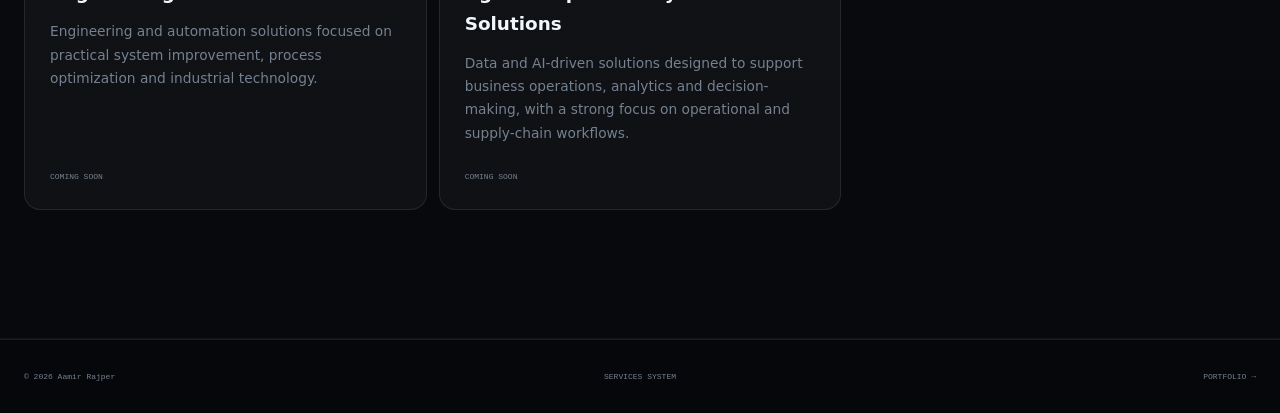
<file: services.html>
<!DOCTYPE html>
<html lang="en">

<head>

    <meta charset="UTF-8">

    <meta
        name="viewport"
        content="width=device-width, initial-scale=1.0"
    >

    <meta
        name="description"
        content="Aamir Rajper — Engineering, automation and technology services."
    >

    <meta name="theme-color" content="#05070a">

    <title>Aamir Rajper | Services</title>

    <link rel="stylesheet" href="css/tokens.css">
    <link rel="stylesheet" href="css/style.css">

</head>

<body>

<div class="grid-background"></div>

<header class="site-header scrolled">

    <nav class="nav container">

        <a class="brand" href="index.html">

            <span class="brand-mark">
                AR
            </span>

            <span class="brand-name">
                Aamir Rajper
            </span>

        </a>

        <div class="nav-links">

            <a href="index.html#about">
                Portfolio
            </a>

            <a href="services.html">
                Services
            </a>

            <a href="index.html#contact">
                Contact
            </a>

        </div>

        <a
            href="index.html"
            class="button button-ghost"
        >
            ← Portfolio
        </a>

    </nav>

</header>


<main>

<section class="hero section">

    <div class="container">

        <div class="hero-content reveal">

            <div class="eyebrow">
                SERVICES / BUILDING
            </div>

            <p class="hero-kicker">
                Engineering capability
            </p>

            <h1>
                Services
                <span>Coming Soon</span>
            </h1>

            <p class="hero-description">
                A professional services portfolio covering engineering,
                automation, technology and future data-driven
                operational solutions.
            </p>

            <div class="hero-actions">

                <a
                    href="index.html#contact"
                    class="button button-primary"
                >
                    Discuss an opportunity
                    <span>↗</span>
                </a>

            </div>

        </div>

    </div>

</section>


<section class="section section-alt">

    <div class="container">

        <div class="services-grid">

            <article class="capability-card reveal">

                <span class="capability-number">
                    01
                </span>

                <div class="capability-icon">
                    ◇
                </div>

                <h3>
                    Power & Electrical
                </h3>

                <p>
                    Electrical systems, load assessment,
                    power infrastructure and energy-related
                    engineering work.
                </p>

            </article>


            <article class="capability-card reveal">

                <span class="capability-number">
                    02
                </span>

                <div class="capability-icon">
                    ⌁
                </div>

                <h3>
                    Embedded Systems
                </h3>

                <p>
                    Embedded hardware, sensors,
                    microcontrollers and automation
                    prototypes.
                </p>

            </article>


            <article class="capability-card reveal">

                <span class="capability-number">
                    03
                </span>

                <div class="capability-icon">
                    ∿
                </div>

                <h3>
                    Supply & Procurement
                </h3>

                <p>
                    Procurement workflows, inventory,
                    vendor coordination and technology
                    sourcing.
                </p>

            </article>


            <article class="capability-card reveal">

                <span class="capability-number">
                    04
                </span>

                <div class="capability-icon">
                    ◇
                </div>

                <span class="role-type">
                    COMING SOON
                </span>

                <h3>
                    Engineering & Automation
                </h3>

                <p>
                    Engineering and automation solutions focused on
                    practical system improvement, process optimization
                    and industrial technology.
                </p>

                <span class="document-coming">
                    COMING SOON
                </span>

            </article>

            <article class="capability-card reveal">

                <span class="capability-number">
                    05
                </span>

                <div class="capability-icon">
                    ∿
                </div>

                <span class="role-type">
                    COMING SOON
                </span>

                <h3>
                    Agentic Ops & Analytics Solutions
                </h3>

                <p>
                    Data and AI-driven solutions designed to support
                    business operations, analytics and decision-making,
                    with a strong focus on operational and supply-chain
                    workflows.
                </p>

                <span class="document-coming">
                    COMING SOON
                </span>

            </article>

        </div>

    </div>

</section>

</main>


<footer class="site-footer">

    <div class="container footer-grid">

        <span>
            © 2026 Aamir Rajper
        </span>

        <span class="footer-system">
            SERVICES SYSTEM
        </span>

        <a href="index.html">
            PORTFOLIO →
        </a>

    </div>

</footer>


<script src="js/main.js"></script>


<!-- AAMIR-PORTFOLIO-AGENT -->
<!-- AAMIR-PORTFOLIO-AGENT -->

<div
    id="ar-agent"
    class="ar-agent"
>

    <button
        id="ar-agent-launcher"
        class="ar-agent-launcher"
        type="button"
        aria-expanded="false"
        aria-controls="ar-agent-panel"
        aria-label="Open Aamir's portfolio agent"
    >
        <span class="ar-agent-launcher-command">
            <span class="ar-agent-command-icon">
                ⌘
            </span>

            <span>
                Ask Aamir's portfolio agent...
            </span>
        </span>

        <span class="ar-agent-launcher-status">
            AI
        </span>

        <span class="ar-agent-launcher-arrow">
            ↗
        </span>
    </button>


    <aside
        id="ar-agent-panel"
        class="ar-agent-panel"
        aria-hidden="true"
        aria-label="Aamir Rajper portfolio agent"
    >

        <header class="ar-agent-header">

            <div>
                <span class="ar-agent-eyebrow">
                    PORTFOLIO AGENT
                </span>

                <h2>
                    Aamir's Agent
                </h2>
            </div>

            <div class="ar-agent-header-actions">

                <span
                    id="ar-agent-mode"
                    class="ar-agent-mode"
                >
                    PUBLIC MODE
                </span>

                <button
                    id="ar-agent-close"
                    class="ar-agent-close"
                    type="button"
                    aria-label="Close portfolio agent"
                >
                    ×
                </button>

            </div>

        </header>


        <div class="ar-agent-intro">

            <div class="ar-agent-signal">
                <span></span>
                <span></span>
                <span></span>
            </div>

            <div>

                <strong id="ar-agent-state-title">
                    Portfolio navigation
                </strong>

                <p id="ar-agent-state-description">
                    Search or jump directly to a part of
                    Aamir's portfolio. Private AI responses
                    require authorized access.
                </p>

            </div>

        </div>


        <div
            id="ar-agent-messages"
            class="ar-agent-messages"
            aria-live="polite"
            aria-relevant="additions"
        >

            <div class="ar-agent-message bot">

                <span class="ar-agent-avatar">
                    AR
                </span>

                <div class="ar-agent-message-body">

                    Welcome.

                    <br><br>

                    I can navigate you to projects,
                    experience, education, research,
                    documents, CV and services.

                    <br><br>

                    Authorized users can unlock the
                    private AI agent below.

                </div>

            </div>

        </div>


        <div
            class="ar-agent-suggestions"
            aria-label="Portfolio shortcuts"
        >

            <button
                type="button"
                data-command="professor research"
                data-agent-question="I'm a professor or researcher. Which projects, education and research should I review?"
            >
                Professor / research
            </button>

            <button
                type="button"
                data-command="embedded ai robot"
                data-agent-question="Show me Aamir's strongest embedded AI and robotics work."
            >
                Embedded AI
            </button>

            <button
                type="button"
                data-command="cv"
                data-agent-question="Where can I find Aamir's CV and what is most relevant in it?"
            >
                Find CV
            </button>

            <button
                type="button"
                data-command="industrial experience"
                data-agent-question="Which of Aamir's experience is most relevant to industrial operations?"
            >
                Industrial
            </button>

            <button
                type="button"
                data-command="services"
                data-agent-question="What services are currently available and which are coming soon?"
            >
                Services
            </button>

            <button
                type="button"
                data-command="contact"
                data-agent-question="How can I contact Aamir?"
            >
                Contact
            </button>

        </div>


        <section
            id="ar-agent-access"
            class="ar-agent-access"
        >

            <div class="ar-agent-access-heading">

                <span>
                    PRIVATE ACCESS
                </span>

                <small>
                    Authorized users only
                </small>

            </div>

            <form
                id="ar-agent-access-form"
                class="ar-agent-access-form"
            >

                <input
                    id="ar-agent-access-id"
                    type="text"
                    maxlength="100"
                    autocomplete="username"
                    placeholder="Access ID"
                    aria-label="Access ID"
                >

                <input
                    id="ar-agent-access-key"
                    type="password"
                    maxlength="300"
                    autocomplete="current-password"
                    placeholder="Access key"
                    aria-label="Access key"
                >

                <button
                    id="ar-agent-unlock"
                    type="submit"
                >
                    Unlock
                </button>

            </form>

            <div
                id="ar-agent-access-status"
                class="ar-agent-access-status"
                aria-live="polite"
            ></div>

        </section>


        <form
            id="ar-agent-form"
            class="ar-agent-form"
        >

            <div class="ar-agent-input-wrap">

                <span class="ar-agent-input-symbol">
                    ›
                </span>

                <input
                    id="ar-agent-input"
                    type="text"
                    maxlength="650"
                    autocomplete="off"
                    placeholder="Search portfolio or unlock private AI..."
                    aria-label="Search the portfolio or ask the private AI agent"
                >

            </div>

            <button
                id="ar-agent-send"
                type="submit"
                aria-label="Send question"
            >
                ↗
            </button>

        </form>


        <div class="ar-agent-footer">

            <span id="ar-agent-footer-left">
                PUBLIC NAVIGATION · ZERO LLM
            </span>

            <button
                id="ar-agent-logout"
                type="button"
                hidden
            >
                SIGN OUT
            </button>

        </div>

    </aside>

</div>

<script src="js/agent.js"></script>

</body>
</html>
</file>
<file: css/tokens.css>
:root {
    /* ========================================================
       COLOR SYSTEM
       ======================================================== */

    --bg-0: #05070a;
    --bg-1: #080c11;
    --bg-2: #0c1118;
    --surface: rgba(15, 21, 29, 0.72);
    --surface-solid: #101720;
    --surface-soft: rgba(255, 255, 255, 0.035);

    --line: rgba(255, 255, 255, 0.09);
    --line-strong: rgba(255, 255, 255, 0.16);

    --text-0: #f3f7fb;
    --text-1: #b8c2ce;
    --text-2: #758191;

    --accent: #77e7c4;
    --accent-2: #78a9ff;
    --accent-warm: #ffc878;

    --success: #75e6a7;
    --danger: #ff7e8b;

    /* ========================================================
       TYPOGRAPHY
       ======================================================== */

    --font-display:
        Inter, ui-sans-serif, system-ui, -apple-system,
        BlinkMacSystemFont, "Segoe UI", sans-serif;

    --font-body:
        Inter, ui-sans-serif, system-ui, -apple-system,
        BlinkMacSystemFont, "Segoe UI", sans-serif;

    --font-mono:
        "SFMono-Regular", Consolas, "Liberation Mono",
        Menlo, monospace;

    --fs-xs: 0.72rem;
    --fs-sm: 0.86rem;
    --fs-md: 1rem;
    --fs-lg: 1.18rem;
    --fs-xl: 1.45rem;
    --fs-2xl: 2rem;
    --fs-3xl: clamp(2.7rem, 7vw, 6.7rem);

    --lh-tight: 0.96;
    --lh-heading: 1.08;
    --lh-body: 1.7;

    /* ========================================================
       SPACING
       ======================================================== */

    --space-1: 0.25rem;
    --space-2: 0.5rem;
    --space-3: 0.75rem;
    --space-4: 1rem;
    --space-5: 1.5rem;
    --space-6: 2rem;
    --space-7: 3rem;
    --space-8: 4rem;
    --space-9: 6rem;
    --space-10: 8rem;

    /* ========================================================
       LAYOUT
       ======================================================== */

    --container: 1240px;
    --reading: 760px;
    --nav-height: 76px;

    /* ========================================================
       SHAPE
       ======================================================== */

    --radius-sm: 10px;
    --radius-md: 16px;
    --radius-lg: 24px;
    --radius-xl: 32px;
    --radius-pill: 999px;

    /* ========================================================
       EFFECTS
       ======================================================== */

    --shadow-soft:
        0 18px 70px rgba(0, 0, 0, 0.26);

    --shadow-card:
        0 25px 100px rgba(0, 0, 0, 0.28);

    --blur: 18px;

    --ease:
        cubic-bezier(0.22, 1, 0.36, 1);

    --transition-fast: 180ms var(--ease);
    --transition: 320ms var(--ease);
    --transition-slow: 650ms var(--ease);
}
</file>
<file: css/style.css>
*,
*::before,
*::after {
    box-sizing: border-box;
}

html {
    scroll-behavior: smooth;
    background: var(--bg-0);
}

body {
    margin: 0;
    min-height: 100vh;
    overflow-x: hidden;
    color: var(--text-0);
    background:
        radial-gradient(
            circle at 50% -10%,
            rgba(119, 231, 196, 0.055),
            transparent 35%
        ),
        var(--bg-0);
    font-family: var(--font-body);
    line-height: var(--lh-body);
    -webkit-font-smoothing: antialiased;
}

body.modal-open {
    overflow: hidden;
}

::selection {
    background: var(--accent);
    color: var(--bg-0);
}

a {
    color: inherit;
    text-decoration: none;
}

button,
a {
    -webkit-tap-highlight-color: transparent;
}

button {
    font: inherit;
}

img {
    display: block;
    max-width: 100%;
}

.container {
    width: min(
        calc(100% - 48px),
        var(--container)
    );
    margin-inline: auto;
}

.section {
    position: relative;
    padding: var(--space-10) 0;
}

.section-alt {
    background:
        linear-gradient(
            180deg,
            rgba(255,255,255,0.015),
            rgba(255,255,255,0.006)
        );
    border-block: 1px solid rgba(255,255,255,0.035);
}


/* ============================================================
   BACKGROUND
   ============================================================ */

.grid-background {
    position: fixed;
    inset: 0;
    z-index: -3;
    opacity: 0.35;
    pointer-events: none;
    background-image:
        linear-gradient(
            rgba(255,255,255,0.025) 1px,
            transparent 1px
        ),
        linear-gradient(
            90deg,
            rgba(255,255,255,0.025) 1px,
            transparent 1px
        );
    background-size: 64px 64px;
    mask-image:
        linear-gradient(
            to bottom,
            black,
            transparent 75%
        );
}

.ambient {
    position: fixed;
    z-index: -2;
    width: 500px;
    height: 500px;
    border-radius: 50%;
    filter: blur(110px);
    pointer-events: none;
    opacity: 0.07;
}

.ambient-a {
    top: 10%;
    left: -250px;
    background: var(--accent);
}

.ambient-b {
    right: -250px;
    top: 40%;
    background: var(--accent-2);
}


/* ============================================================
   HEADER
   ============================================================ */

.site-header {
    position: fixed;
    z-index: 1000;
    top: 0;
    left: 0;
    width: 100%;
    height: var(--nav-height);
    border-bottom: 1px solid transparent;
    transition:
        background var(--transition),
        border-color var(--transition),
        backdrop-filter var(--transition);
}

.site-header.scrolled {
    background: rgba(5, 7, 10, 0.76);
    border-color: var(--line);
    backdrop-filter: blur(var(--blur));
}

.nav {
    height: 100%;
    display: flex;
    align-items: center;
    justify-content: space-between;
}

.brand {
    display: inline-flex;
    align-items: center;
    gap: 11px;
    font-family: var(--font-mono);
    font-size: var(--fs-sm);
    font-weight: 700;
    letter-spacing: -0.02em;
}

.brand-mark {
    display: grid;
    place-items: center;
    width: 34px;
    height: 34px;
    border: 1px solid var(--line-strong);
    border-radius: 9px;
    color: var(--accent);
    background: var(--surface-soft);
}

.nav-links {
    display: flex;
    align-items: center;
    gap: 4px;
}

.nav-links > a,
.nav-dropdown-trigger {
    border: 0;
    color: var(--text-1);
    background: transparent;
    padding: 10px 13px;
    border-radius: var(--radius-sm);
    font-size: var(--fs-sm);
    cursor: pointer;
    transition:
        color var(--transition-fast),
        background var(--transition-fast);
}

.nav-links > a:hover,
.nav-dropdown-trigger:hover {
    color: var(--text-0);
    background: var(--surface-soft);
}

.nav-dropdown {
    position: relative;
}

.nav-dropdown-trigger {
    display: inline-flex;
    align-items: center;
    gap: 7px;
}

.nav-dropdown-trigger span {
    color: var(--text-2);
    font-size: 13px;
}

.nav-dropdown-menu {
    position: absolute;
    top: calc(100% + 12px);
    left: 50%;
    width: 245px;
    padding: 8px;
    opacity: 0;
    visibility: hidden;
    transform:
        translate(-50%, -8px)
        scale(0.98);
    transform-origin: top center;
    border: 1px solid var(--line);
    border-radius: var(--radius-md);
    background: rgba(10, 14, 19, 0.94);
    box-shadow: var(--shadow-card);
    backdrop-filter: blur(20px);
    transition:
        opacity var(--transition-fast),
        transform var(--transition-fast),
        visibility var(--transition-fast);
}

.nav-dropdown:hover .nav-dropdown-menu,
.nav-dropdown.open .nav-dropdown-menu {
    opacity: 1;
    visibility: visible;
    transform:
        translate(-50%, 0)
        scale(1);
}

.nav-dropdown-menu a {
    display: grid;
    grid-template-columns: 32px 1fr;
    align-items: center;
    gap: 8px;
    padding: 11px;
    border-radius: 9px;
    color: var(--text-1);
    font-size: var(--fs-sm);
}

.nav-dropdown-menu a:hover {
    color: var(--text-0);
    background: var(--surface-soft);
}

.menu-number {
    color: var(--accent);
    font-family: var(--font-mono);
    font-size: 10px;
}

.mobile-toggle {
    display: none;
    border: 1px solid var(--line);
    background: var(--surface-soft);
    color: var(--text-0);
    width: 44px;
    height: 44px;
    border-radius: 12px;
    cursor: pointer;
}

.mobile-toggle span {
    display: block;
    width: 18px;
    height: 1px;
    margin: 4px auto;
    background: currentColor;
}


/* ============================================================
   HERO
   ============================================================ */

.hero {
    min-height: 100svh;
    display: grid;
    align-items: center;
    padding-top: calc(var(--nav-height) + 60px);
}

.hero-grid {
    display: grid;
    grid-template-columns:
        minmax(0, 1fr);
    align-items: center;
    gap: 70px;
}

.eyebrow {
    display: inline-flex;
    align-items: center;
    gap: 9px;
    margin-bottom: var(--space-5);
    color: var(--text-2);
    font-family: var(--font-mono);
    font-size: var(--fs-xs);
    letter-spacing: 0.13em;
}

.status-dot {
    width: 7px;
    height: 7px;
    border-radius: 50%;
    background: var(--accent);
    box-shadow: 0 0 16px var(--accent);
}

.hero-kicker {
    margin: 0 0 7px;
    color: var(--text-2);
    font-family: var(--font-mono);
    font-size: var(--fs-md);
}

.hero h1 {
    max-width: 900px;
    margin: 0;
    font-family: var(--font-display);
    font-size: var(--fs-3xl);
    line-height: var(--lh-tight);
    letter-spacing: -0.065em;
    font-weight: 760;
}

.hero h1 span {
    display: block;
    color: var(--accent);
}

.hero h2 {
    max-width: 800px;
    margin: 25px 0 0;
    color: var(--text-1);
    font-size: clamp(1rem, 1.8vw, 1.3rem);
    font-weight: 500;
    line-height: 1.45;
}

.hero h2 span {
    color: var(--text-2);
}

.hero-description {
    max-width: 670px;
    margin: 25px 0 0;
    color: var(--text-1);
    font-size: 1.05rem;
    line-height: 1.8;
}

.hero-actions {
    display: flex;
    flex-wrap: wrap;
    gap: 12px;
    margin-top: 32px;
}

.button {
    min-height: 48px;
    display: inline-flex;
    align-items: center;
    justify-content: center;
    gap: 12px;
    padding: 0 19px;
    border-radius: 12px;
    border: 1px solid transparent;
    font-size: var(--fs-sm);
    font-weight: 650;
    cursor: pointer;
    transition:
        transform var(--transition),
        border-color var(--transition),
        background var(--transition),
        color var(--transition);
}

.button:hover {
    transform: translateY(-3px);
}

.button-primary {
    color: var(--bg-0);
    background: var(--accent);
    box-shadow:
        0 10px 35px rgba(119, 231, 196, 0.12);
}

.button-primary:hover {
    background: #91f1d4;
}

.button-ghost {
    color: var(--text-0);
    border-color: var(--line-strong);
    background: var(--surface-soft);
}

.button-ghost:hover {
    border-color: var(--accent);
    background: rgba(119,231,196,0.05);
}

.hero-meta {
    display: flex;
    flex-wrap: wrap;
    gap: 30px;
    margin-top: 48px;
    padding-top: 18px;
    border-top: 1px solid var(--line);
}

.hero-meta span {
    display: flex;
    flex-direction: column;
    gap: 2px;
    color: var(--text-2);
    font-family: var(--font-mono);
    font-size: 10px;
    letter-spacing: 0.06em;
}

.hero-meta strong {
    color: var(--text-0);
    font-weight: 500;
}


/* ============================================================
   HERO SYSTEM PANEL
   ============================================================ */

.hero-system {
    display: flex;
    justify-content: center;
}

.system-panel {
    position: relative;
    width: min(100%, 500px);
    padding: 22px;
    overflow: hidden;
    border: 1px solid var(--line);
    border-radius: var(--radius-xl);
    background:
        radial-gradient(
            circle at 50% 42%,
            rgba(119,231,196,0.075),
            transparent 36%
        ),
        rgba(255,255,255,0.025);
    box-shadow: var(--shadow-card);
    backdrop-filter: blur(12px);
}

.system-top {
    display: flex;
    justify-content: space-between;
    color: var(--text-2);
    font-family: var(--font-mono);
    font-size: 10px;
    letter-spacing: 0.12em;
}

.live-indicator {
    color: var(--accent);
}

.system-core {
    position: relative;
    width: min(72vw, 330px);
    aspect-ratio: 1;
    margin: 55px auto;
    display: grid;
    place-items: center;
}

.core-ring {
    position: absolute;
    border: 1px solid var(--line-strong);
    border-radius: 50%;
}

.ring-one {
    inset: 0;
    border-style: dashed;
    animation: spin 22s linear infinite;
}

.ring-two {
    inset: 12%;
    border-color: rgba(119,231,196,0.26);
    animation: spin-reverse 17s linear infinite;
}

.ring-three {
    inset: 27%;
    border-color: rgba(120,169,255,0.22);
    animation: spin 12s linear infinite;
}

.core-center {
    position: relative;
    z-index: 2;
    display: grid;
    place-items: center;
    width: 105px;
    height: 105px;
    border: 1px solid rgba(119,231,196,0.4);
    border-radius: 50%;
    background:
        radial-gradient(
            circle,
            rgba(119,231,196,0.13),
            rgba(5,7,10,0.85)
        );
    box-shadow:
        0 0 80px rgba(119,231,196,0.12),
        inset 0 0 40px rgba(119,231,196,0.06);
    color: var(--accent);
    font-family: var(--font-mono);
    font-size: 28px;
}

.system-readouts {
    display: grid;
    grid-template-columns: repeat(3, 1fr);
    border-block: 1px solid var(--line);
}

.system-readouts div {
    padding: 16px 12px;
}

.system-readouts div + div {
    border-left: 1px solid var(--line);
}

.system-readouts span,
.system-readouts strong {
    display: block;
    font-family: var(--font-mono);
}

.system-readouts span {
    color: var(--text-2);
    font-size: 8px;
    letter-spacing: 0.1em;
}

.system-readouts strong {
    margin-top: 5px;
    color: var(--text-0);
    font-size: 9px;
    font-weight: 500;
}

.system-line {
    display: flex;
    gap: 4px;
    height: 3px;
    margin-top: 20px;
}

.system-line span {
    flex: 1;
    background: var(--line-strong);
}

.system-line span:nth-child(2),
.system-line span:nth-child(5) {
    background: var(--accent);
}


/* ============================================================
   SIGNAL STRIP
   ============================================================ */

.signal-strip {
    overflow: hidden;
    border-block: 1px solid var(--line);
    background: rgba(255,255,255,0.018);
}

.signal-grid {
    min-height: 58px;
    display: flex;
    align-items: center;
    justify-content: space-between;
    gap: 20px;
    color: var(--text-2);
    font-family: var(--font-mono);
    font-size: 9px;
    letter-spacing: 0.08em;
}


/* ============================================================
   SECTION HEADINGS
   ============================================================ */

.section-heading {
    margin-bottom: 65px;
}

.section-heading > div {
    display: flex;
    align-items: center;
    gap: 12px;
    margin-bottom: 18px;
}

.section-index {
    color: var(--accent);
    font-family: var(--font-mono);
    font-size: 10px;
}

.section-label {
    color: var(--text-2);
    font-family: var(--font-mono);
    font-size: 10px;
    letter-spacing: 0.13em;
}

.section-heading h2 {
    max-width: 850px;
    margin: 0;
    font-size: clamp(2.1rem, 4vw, 4.5rem);
    line-height: 1;
    letter-spacing: -0.055em;
}

.section-heading h2 span {
    color: var(--text-2);
}


/* ============================================================
   ABOUT
   ============================================================ */

.about-grid {
    display: grid;
    grid-template-columns: 1.1fr 0.9fr;
    gap: 90px;
}

.about-lead {
    max-width: 720px;
}

.large-copy {
    margin: 0 0 25px;
    color: var(--text-0);
    font-size: clamp(1.45rem, 2.4vw, 2rem);
    line-height: 1.45;
    letter-spacing: -0.025em;
}

.about-lead > p:not(.large-copy) {
    color: var(--text-1);
}

.about-principles {
    border-top: 1px solid var(--line);
}

.about-principles article {
    position: relative;
    padding: 23px 0;
    border-bottom: 1px solid var(--line);
}

.about-principles span {
    color: var(--accent);
    font-family: var(--font-mono);
    font-size: 9px;
}

.about-principles h3 {
    margin: 7px 0;
    font-size: 1.1rem;
}

.about-principles p {
    margin: 0;
    color: var(--text-2);
    font-size: var(--fs-sm);
}


/* ============================================================
   TIMELINE
   ============================================================ */

.timeline {
    position: relative;
}

.timeline::before {
    content: "";
    position: absolute;
    left: 8px;
    top: 10px;
    bottom: 10px;
    width: 1px;
    background: var(--line-strong);
}

.timeline-item {
    position: relative;
    display: grid;
    grid-template-columns: 170px 1fr;
    gap: 45px;
    padding: 0 0 65px 42px;
}

.timeline-marker {
    position: absolute;
    left: 0;
    top: 5px;
    display: grid;
    place-items: center;
    width: 17px;
    height: 17px;
    border: 1px solid var(--accent);
    border-radius: 50%;
    background: var(--bg-0);
}

.timeline-marker span {
    width: 5px;
    height: 5px;
    border-radius: 50%;
    background: var(--accent);
}

.timeline-date {
    padding-top: 3px;
    color: var(--text-2);
    font-family: var(--font-mono);
    font-size: 10px;
}

.role-type {
    color: var(--accent);
    font-family: var(--font-mono);
    font-size: 9px;
    letter-spacing: 0.1em;
}

.timeline-content h3 {
    margin: 7px 0 2px;
    font-size: clamp(1.35rem, 2vw, 1.8rem);
    letter-spacing: -0.025em;
}

.timeline-content h4 {
    margin: 0;
    color: var(--text-2);
    font-size: 0.95rem;
    font-weight: 500;
}

.timeline-content p {
    max-width: 720px;
    margin: 18px 0 0;
    color: var(--text-1);
}


/* ============================================================
   CAPABILITIES
   ============================================================ */

.capability-grid {
    display: grid;
    grid-template-columns: repeat(4, 1fr);
    gap: 12px;
}

.capability-card {
    min-height: 350px;
    display: flex;
    flex-direction: column;
    padding: 25px;
    border: 1px solid var(--line);
    border-radius: var(--radius-md);
    background: var(--surface-soft);
    transition:
        transform var(--transition),
        border-color var(--transition),
        background var(--transition);
}

.capability-card:hover {
    transform: translateY(-7px);
    border-color: rgba(119,231,196,0.25);
    background: rgba(119,231,196,0.035);
}

.capability-number {
    color: var(--text-2);
    font-family: var(--font-mono);
    font-size: 9px;
}

.capability-icon {
    margin: 48px 0 22px;
    color: var(--accent);
    font-size: 35px;
}

.capability-card h3 {
    margin: 0;
    font-size: 1.15rem;
}

.capability-card p {
    margin: 12px 0 25px;
    color: var(--text-2);
    font-size: var(--fs-sm);
}

.tag-row {
    display: flex;
    flex-wrap: wrap;
    gap: 6px;
    margin-top: auto;
}

.tag-row span {
    padding: 5px 8px;
    border: 1px solid var(--line);
    border-radius: 6px;
    color: var(--text-2);
    font-family: var(--font-mono);
    font-size: 8px;
}



.services-grid {
    display: grid;
    grid-template-columns: repeat(3, 1fr);
    gap: 12px;
}

/* ============================================================
   PROJECT CONTROLS
   ============================================================ */

.project-controls {
    display: flex;
    flex-wrap: wrap;
    gap: 6px;
    margin-bottom: 25px;
}

.filter-button {
    padding: 8px 12px;
    border: 1px solid var(--line);
    border-radius: var(--radius-pill);
    color: var(--text-2);
    background: transparent;
    font-family: var(--font-mono);
    font-size: 9px;
    cursor: pointer;
    transition: var(--transition-fast);
}

.filter-button:hover,
.filter-button.active {
    border-color: var(--accent);
    color: var(--bg-0);
    background: var(--accent);
}


/* ============================================================
   PROJECTS
   ============================================================ */

.projects-grid {
    display: grid;
    grid-template-columns: repeat(2, 1fr);
    gap: 14px;
}

.project-card {
    position: relative;
    overflow: hidden;
    border: 1px solid var(--line);
    border-radius: var(--radius-lg);
    background: var(--surface-soft);
    transition:
        transform var(--transition),
        border-color var(--transition);
}

.project-card:hover {
    transform: translateY(-7px);
    border-color: var(--line-strong);
}

.project-card.is-hidden {
    display: none;
}

.project-featured {
    grid-column: span 2;
}

.project-top {
    position: absolute;
    z-index: 3;
    top: 18px;
    left: 18px;
    right: 18px;
    display: flex;
    align-items: center;
    justify-content: space-between;
}

.project-number,
.project-status {
    font-family: var(--font-mono);
    font-size: 9px;
}

.project-number {
    color: var(--accent);
}

.project-status {
    padding: 6px 8px;
    border: 1px solid var(--line);
    border-radius: var(--radius-pill);
    color: var(--text-2);
    background: rgba(5,7,10,0.55);
    backdrop-filter: blur(8px);
}

.project-visual {
    position: relative;
    height:  340px;
    overflow: hidden;
    display: grid;
    place-items: center;
    border-bottom: 1px solid var(--line);
    background:
        radial-gradient(
            circle at center,
            rgba(119,231,196,0.08),
            transparent 45%
        );
}

.project-featured .project-visual {
    height:  430px;
}

.visual-grid {
    position: absolute;
    inset: 0;
    opacity: 0.4;
    background-image:
        linear-gradient(var(--line) 1px, transparent 1px),
        linear-gradient(90deg, var(--line) 1px, transparent 1px);
    background-size: 38px 38px;
    mask-image: radial-gradient(circle, black, transparent 75%);
}

.visual-core {
    position: relative;
    z-index: 2;
    display: grid;
    place-items: center;
    width: 110px;
    height: 110px;
    border: 1px solid var(--accent);
    border-radius: 50%;
    color: var(--accent);
    font-family: var(--font-mono);
    box-shadow:
        0 0 60px rgba(119,231,196,0.14);
}

.visual-line {
    position: absolute;
    width: 70%;
    height: 1px;
    background: linear-gradient(
        90deg,
        transparent,
        var(--accent),
        transparent
    );
    animation: scan 3s ease-in-out infinite;
}

.text-visual {
    background:
        radial-gradient(
            circle at center,
            rgba(120,169,255,0.1),
            transparent 50%
        );
}

.document-shape {
    width: 125px;
    height: 155px;
    border: 1px solid var(--accent-2);
    border-radius: 9px;
    transform: rotate(-5deg);
    box-shadow: 20px 20px 0 rgba(120,169,255,0.04);
}

.document-lines {
    position: absolute;
    width: 65px;
    height: 70px;
    background: repeating-linear-gradient(
        to bottom,
        var(--accent-2) 0 1px,
        transparent 1px 12px
    );
}

.text-visual strong {
    position: absolute;
    color: var(--accent-2);
    font-family: var(--font-mono);
    font-size: 30px;
}

.conveyor-visual {
    background:
        radial-gradient(
            circle at 25% 50%,
            rgba(255,200,120,0.1),
            transparent 35%
        );
}

.conveyor-line {
    position: absolute;
    width: 75%;
    height: 4px;
    border-block: 1px solid var(--accent-warm);
    background: rgba(255,200,120,0.08);
}

.sensor {
    position: absolute;
    width: 12px;
    height: 12px;
    border: 1px solid var(--accent-warm);
    border-radius: 50%;
    box-shadow: 0 0 25px rgba(255,200,120,0.4);
}

.sensor-a {
    left: 22%;
}

.sensor-b {
    right: 25%;
}

.motor {
    position: absolute;
    right: 11%;
    width: 48px;
    height: 48px;
    border: 1px solid var(--accent-warm);
    border-radius: 50%;
}

.motor::after {
    content: "";
    position: absolute;
    inset: 12px;
    border: 1px dashed var(--accent-warm);
    border-radius: 50%;
    animation: spin 4s linear infinite;
}

.pcb-visual {
    background:
        radial-gradient(
            circle at center,
            rgba(117,230,167,0.08),
            transparent 45%
        );
}

.pcb-chip {
    width: 80px;
    height: 80px;
    border: 1px solid var(--success);
    background: rgba(117,230,167,0.06);
}

.pcb-trace {
    position: absolute;
    height: 1px;
    background: var(--success);
    opacity: 0.55;
}

.trace-a {
    width: 30%;
    left: 5%;
    top: 42%;
}

.trace-b {
    width: 27%;
    right: 5%;
    top: 54%;
}

.trace-c {
    width: 20%;
    left: 20%;
    bottom: 27%;
}

.fpga-visual {
    background:
        radial-gradient(
            circle,
            rgba(120,169,255,0.09),
            transparent 48%
        );
}

.fpga-box {
    display: grid;
    place-items: center;
    width: 120px;
    height: 120px;
    border: 1px solid var(--accent-2);
    color: var(--accent-2);
    font-family: var(--font-mono);
    font-size: 12px;
}

.fpga-pin {
    position: absolute;
    width: 45px;
    height: 1px;
    background: var(--accent-2);
}

.p1 { left: 15%; top: 40%; }
.p2 { right: 15%; top: 45%; }
.p3 { left: 18%; bottom: 35%; }
.p4 { right: 18%; bottom: 30%; }

.gesture-visual {
    background:
        radial-gradient(
            circle at 55% 45%,
            rgba(119,231,196,0.1),
            transparent 45%
        );
}

.gesture-axis {
    width: 150px;
    height: 150px;
    border: 1px dashed var(--accent);
    border-radius: 50%;
}

.gesture-node {
    position: absolute;
    display: grid;
    place-items: center;
    width: 58px;
    height: 58px;
    border: 1px solid var(--accent);
    border-radius: 50%;
    background: var(--bg-1);
    color: var(--accent);
    font-family: var(--font-mono);
}

.gesture-arrow {
    position: absolute;
    transform: translate(65px, -50px);
    color: var(--accent);
    font-size: 25px;
}

.project-body {
    padding: 25px;
}

.project-body h3 {
    margin: 17px 0 10px;
    font-size: clamp(1.25rem, 2vw, 1.6rem);
    line-height: 1.2;
    letter-spacing: -0.03em;
}

.project-body p {
    margin: 0;
    color: var(--text-2);
    font-size: var(--fs-sm);
}

.btn-text {
    margin-top: 23px;
    padding: 0;
    border: 0;
    color: var(--text-0);
    background: transparent;
    font-family: var(--font-mono);
    font-size: 9px;
    cursor: pointer;
    transition: color var(--transition-fast);
}

.btn-text:hover {
    color: var(--accent);
}



.project-actions {
    display: flex;
    flex-wrap: wrap;
    gap: 18px;
    margin-top: 23px;
}

.project-actions .btn-text {
    margin-top: 0;
}

/* ============================================================
   EDUCATION
   ============================================================ */

.education-card {
    display: grid;
    grid-template-columns: 180px 1fr;
    gap: 50px;
    padding: 40px;
    border: 1px solid var(--line);
    border-radius: var(--radius-lg);
    background: var(--surface-soft);
}

.education-year {
    color: var(--accent);
    font-family: var(--font-mono);
    font-size: 38px;
}

.education-main h3 {
    margin: 8px 0 2px;
    font-size: clamp(1.6rem, 3vw, 2.5rem);
    letter-spacing: -0.04em;
}

.education-main h4 {
    margin: 0;
    color: var(--text-2);
    font-size: 1rem;
    font-weight: 500;
}

.education-main > p {
    color: var(--text-1);
}

.education-meta {
    display: grid;
    grid-template-columns: repeat(3, 1fr);
    margin-top: 35px;
    border-top: 1px solid var(--line);
}

.education-meta span {
    display: flex;
    flex-direction: column;
    gap: 3px;
    padding: 18px 15px 0 0;
    color: var(--text-2);
    font-family: var(--font-mono);
    font-size: 9px;
}

.education-meta strong {
    color: var(--text-0);
    font-weight: 500;
}



.education-card {
    min-height: 430px;
    padding: 55px;
}

.education-main h3 {
    font-size: clamp(2rem, 4vw, 3.4rem);
}

.education-degree {
    margin-top: 15px;
    color: var(--text-1);
    font-size: 1.15rem;
}

/* ============================================================
   PUBLICATION
   ============================================================ */

.publication-card {
    display: grid;
    grid-template-columns: 180px 1fr;
    gap: 50px;
    padding: 42px;
    border: 1px solid var(--line);
    border-radius: var(--radius-lg);
    background:
        radial-gradient(
            circle at 10% 20%,
            rgba(120,169,255,0.07),
            transparent 35%
        ),
        var(--surface-soft);
}

.publication-mark {
    display: grid;
    place-items: center;
    align-self: start;
    aspect-ratio: 1;
    border: 1px solid var(--line-strong);
    border-radius: 22px;
    color: var(--accent-2);
    font-family: var(--font-mono);
    font-size: 28px;
}

.publication-content h3 {
    max-width: 850px;
    margin: 9px 0 17px;
    font-size: clamp(1.6rem, 3vw, 2.7rem);
    line-height: 1.12;
    letter-spacing: -0.04em;
}

.publication-content > p {
    max-width: 800px;
    color: var(--text-1);
}

.publication-content .tag-row {
    margin: 25px 0;
}


/* ============================================================
   DOCUMENTS
   ============================================================ */

.documents-grid {
    display: grid;
    grid-template-columns: repeat(3, 1fr);
    gap: 12px;
}

.document-card {
    min-height: 270px;
    display: flex;
    flex-direction: column;
    padding: 25px;
    border: 1px solid var(--line);
    border-radius: var(--radius-md);
    background: var(--surface-soft);
    transition:
        transform var(--transition),
        border-color var(--transition);
}

.document-card:hover {
    transform: translateY(-5px);
    border-color: var(--line-strong);
}

.document-icon {
    display: grid;
    place-items: center;
    width: 48px;
    height: 48px;
    margin-bottom: 45px;
    border: 1px solid var(--line-strong);
    border-radius: 10px;
    color: var(--accent);
    font-family: var(--font-mono);
    font-size: 11px;
}

.document-card h3 {
    margin: 8px 0 8px;
    font-size: 1.2rem;
}

.document-card p {
    margin: 0;
    color: var(--text-2);
    font-size: var(--fs-sm);
}

.document-coming {
    margin-top: auto;
    color: var(--text-2);
    font-family: var(--font-mono);
    font-size: 8px;
}


/* ============================================================
   CONTACT
   ============================================================ */

.contact-section {
    padding-top: 60px;
}

.contact-card {
    display: flex;
    align-items: end;
    justify-content: space-between;
    gap: 50px;
    padding: clamp(30px, 6vw, 70px);
    border: 1px solid var(--line-strong);
    border-radius: var(--radius-xl);
    background:
        radial-gradient(
            circle at 80% 30%,
            rgba(119,231,196,0.08),
            transparent 35%
        ),
        rgba(255,255,255,0.025);
}

.contact-card h2 {
    max-width: 750px;
    margin: 15px 0;
    font-size: clamp(2.3rem, 5vw, 5rem);
    line-height: 0.98;
    letter-spacing: -0.06em;
}

.contact-card h2 span {
    color: var(--accent);
}

.contact-card p {
    max-width: 650px;
    margin: 0;
    color: var(--text-1);
}

.contact-actions {
    display: flex;
    flex-wrap: wrap;
    gap: 9px;
}


/* ============================================================
   FOOTER
   ============================================================ */

.site-footer {
    padding: 30px 0;
    border-top: 1px solid var(--line);
}

.footer-grid {
    display: grid;
    grid-template-columns: 1fr 1fr 1fr;
    gap: 20px;
    color: var(--text-2);
    font-family: var(--font-mono);
    font-size: 8px;
}

.footer-system {
    text-align: center;
}

.footer-grid a {
    text-align: right;
    transition: color var(--transition-fast);
}

.footer-grid a:hover {
    color: var(--accent);
}


/* ============================================================
   MODALS
   ============================================================ */

.modal {
    position: fixed;
    inset: 0;
    z-index: 2000;
    display: grid;
    place-items: center;
    padding: 20px;
    opacity: 0;
    visibility: hidden;
    pointer-events: none;
    transition:
        opacity var(--transition),
        visibility var(--transition);
}

.modal.open {
    opacity: 1;
    visibility: visible;
    pointer-events: auto;
}

.modal-backdrop {
    position: absolute;
    inset: 0;
    background: rgba(0,0,0,0.78);
    backdrop-filter: blur(12px);
}

.modal-window,
.document-window {
    position: relative;
    z-index: 2;
    width: min(900px, 100%);
    max-height: calc(100svh - 40px);
    overflow: auto;
    border: 1px solid var(--line-strong);
    border-radius: var(--radius-lg);
    background: var(--surface-solid);
    box-shadow: var(--shadow-card);
}

.modal-window {
    padding: 42px;
}

.modal-close {
    position: absolute;
    top: 14px;
    right: 16px;
    z-index: 4;
    width: 38px;
    height: 38px;
    border: 1px solid var(--line);
    border-radius: 10px;
    color: var(--text-0);
    background: rgba(255,255,255,0.04);
    cursor: pointer;
    font-size: 22px;
}

.modal-close:hover {
    border-color: var(--accent);
    color: var(--accent);
}

.modal-project-label {
    color: var(--accent);
    font-family: var(--font-mono);
    font-size: 9px;
    letter-spacing: 0.1em;
}

.modal-project-title {
    max-width: 800px;
    margin: 10px 0 18px;
    font-size: clamp(2rem, 5vw, 4rem);
    line-height: 1;
    letter-spacing: -0.05em;
}

.modal-project-description {
    max-width: 760px;
    color: var(--text-1);
}

.modal-project-grid {
    display: grid;
    grid-template-columns: 1fr 1fr;
    gap: 12px;
    margin-top: 30px;
}

.modal-project-block {
    padding: 18px;
    border: 1px solid var(--line);
    border-radius: 12px;
    background: var(--surface-soft);
}

.modal-project-block span {
    display: block;
    margin-bottom: 7px;
    color: var(--text-2);
    font-family: var(--font-mono);
    font-size: 8px;
}

.modal-project-block strong {
    font-size: var(--fs-sm);
}



.modal-project-resources {
    margin-top: 30px;
    padding-top: 25px;
    border-top: 1px solid var(--line);
}

.modal-project-resources > span {
    display: block;
    margin-bottom: 12px;
    color: var(--text-2);
    font-family: var(--font-mono);
    font-size: 8px;
    letter-spacing: 0.1em;
}

.resource-links {
    display: flex;
    flex-wrap: wrap;
    gap: 8px;
}

.resource-button {
    display: inline-flex;
    align-items: center;
    gap: 7px;
    min-height: 35px;
    padding: 0 10px;
    border: 1px solid var(--line);
    border-radius: 8px;
    color: var(--text-1);
    background: var(--surface-soft);
    font-family: var(--font-mono);
    font-size: 8px;
    cursor: pointer;
    transition:
        border-color var(--transition-fast),
        color var(--transition-fast),
        background var(--transition-fast);
}

.resource-button:hover {
    border-color: rgba(119,231,196,0.35);
    color: var(--accent);
    background: rgba(119,231,196,0.045);
}

.resource-note {
    margin: 11px 0 0;
    color: var(--text-2);
    font-family: var(--font-mono);
    font-size: 8px;
}

/* DOCUMENT VIEWER */

.document-window {
    width: min(1200px, 100%);
    height: min(92svh, 900px);
    overflow: hidden;
}

.document-toolbar {
    position: relative;
    z-index: 3;
    min-height: 55px;
    display: flex;
    align-items: center;
    justify-content: space-between;
    padding: 0 14px 0 18px;
    border-bottom: 1px solid var(--line);
    background: var(--surface-solid);
}

.document-toolbar strong {
    font-family: var(--font-mono);
    font-size: 10px;
    letter-spacing: 0.06em;
}

.document-toolbar > div {
    display: flex;
    align-items: center;
    gap: 8px;
}

.toolbar-link {
    padding: 7px 10px;
    border: 1px solid var(--line);
    border-radius: 8px;
    color: var(--text-1);
    font-family: var(--font-mono);
    font-size: 8px;
}

.document-window .modal-close {
    position: static;
}


.document-placeholder {
    height: calc(100% - 55px);
    display: grid;
    place-items: center;
    align-content: center;
    gap: 8px;
    padding: 30px;
    text-align: center;
    background: var(--bg-1);
}

.document-placeholder[hidden] {
    display: none;
}

.document-placeholder strong {
    color: var(--text-0);
    font-size: 1rem;
}

.document-placeholder p {
    max-width: 480px;
    margin: 0;
    color: var(--text-2);
    font-size: var(--fs-sm);
}

.document-window iframe {
    width: 100%;
    height: calc(100% - 55px);
    display: block;
    border: 0;
    background: white;
}


/* ============================================================
   REVEAL
   ============================================================ */

.reveal {
    opacity: 0;
    transform: translateY(22px);
    transition:
        opacity 800ms var(--ease),
        transform 800ms var(--ease);
}

.reveal.visible {
    opacity: 1;
    transform: translateY(0);
}


/* ============================================================
   ANIMATIONS
   ============================================================ */

@keyframes spin {
    to {
        transform: rotate(360deg);
    }
}

@keyframes spin-reverse {
    to {
        transform: rotate(-360deg);
    }
}

@keyframes scan {
    0%, 100% {
        transform: translateY(-55px);
        opacity: 0;
    }

    35%, 65% {
        transform: translateY(55px);
        opacity: 1;
    }
}


/* ============================================================
   RESPONSIVE
   ============================================================ */

@media (max-width: 1050px) {

    .hero-grid {
        grid-template-columns: 1fr;
        gap: 55px;
    }

    .hero-system {
        justify-content: flex-start;
    }

    .system-panel {
        width: min(100%, 600px);
    }

    .capability-grid {
        grid-template-columns: repeat(2, 1fr);
    }

    .about-grid {
        grid-template-columns: 1fr;
        gap: 50px;
    }

    .documents-grid {
        grid-template-columns: 1fr 1fr;
    }

    .contact-card {
        align-items: flex-start;
        flex-direction: column;
    }

}

@media (max-width: 1050px) {

    .services-grid {
        grid-template-columns: repeat(2, 1fr);
    }

}

@media (max-width: 800px) {

    .container {
        width: min(
            calc(100% - 32px),
            var(--container)
        );
    }

    .nav-links {
        position: fixed;
        top: var(--nav-height);
        left: 16px;
        right: 16px;
        display: none;
        flex-direction: column;
        align-items: stretch;
        padding: 10px;
        border: 1px solid var(--line);
        border-radius: var(--radius-md);
        background: rgba(8,12,17,0.96);
        box-shadow: var(--shadow-card);
        backdrop-filter: blur(20px);
    }

    .nav-links.open {
        display: flex;
    }

    .nav-links > a,
    .nav-dropdown-trigger {
        width: 100%;
        text-align: left;
    }

    .nav-dropdown-menu {
        position: static;
        width: 100%;
        display: none;
        opacity: 1;
        visibility: visible;
        transform: none;
        box-shadow: none;
        background: transparent;
        border: 0;
        padding: 4px 0 4px 12px;
    }

    .nav-dropdown.open .nav-dropdown-menu {
        display: block;
    }

    .mobile-toggle {
        display: block;
    }

    .brand-name {
        display: none;
    }

    .hero {
        padding-top: 130px;
    }

    .hero-system {
        justify-content: center;
    }

    .hero-meta {
        gap: 18px;
    }

    .projects-grid {
        grid-template-columns: 1fr;
    }

    .project-featured {
        grid-column: auto;
    }

    .project-featured .project-visual {
        height: 290px;
    }

    .timeline-item {
        grid-template-columns: 1fr;
        gap: 8px;
    }

    .education-card,
    .publication-card {
        grid-template-columns: 1fr;
        gap: 25px;
    }

    .education-year {
        font-size: 25px;
    }

    .education-meta {
        grid-template-columns: 1fr;
    }

    .documents-grid {
        grid-template-columns: 1fr;
    }

    .services-grid {
        grid-template-columns: 1fr;
    }

    .footer-grid {
        grid-template-columns: 1fr;
    }

    .footer-system,
    .footer-grid a {
        text-align: left;
    }

}

@media (max-width: 560px) {

    .section {
        padding: 80px 0;
    }

    .capability-grid {
        grid-template-columns: 1fr;
    }

    .system-readouts {
        grid-template-columns: 1fr;
    }

    .system-readouts div + div {
        border-left: 0;
        border-top: 1px solid var(--line);
    }

    .modal-window {
        padding: 30px 20px;
    }

    .modal-project-grid {
        grid-template-columns: 1fr;
    }

    .publication-card {
        padding: 25px;
    }

    .education-card {
        padding: 25px;
    }

    .contact-actions {
        width: 100%;
        flex-direction: column;
    }

    .contact-actions .button {
        width: 100%;
    }

}


/* ============================================================
   ACCESSIBILITY
   ============================================================ */

:focus-visible {
    outline: 2px solid var(--accent);
    outline-offset: 4px;
}

@media (prefers-reduced-motion: reduce) {

    html {
        scroll-behavior: auto;
    }

    *,
    *::before,
    *::after {
        animation-duration: 0.001ms !important;
        animation-iteration-count: 1 !important;
        transition-duration: 0.001ms !important;
    }

    .reveal {
        opacity: 1;
        transform: none;
    }

}


/* ============================================================
   AAMIR PORTFOLIO AGENT
   ============================================================ */
/* ============================================================
   AAMIR PORTFOLIO AGENT
   ============================================================ */

.ar-agent {
    position: fixed;
    left: 50%;
    bottom: 22px;
    z-index: 1500;
    width: min(
        760px,
        calc(100vw - 32px)
    );
    transform: translateX(-50%);
    font-family: var(--font-body);
}

.ar-agent-launcher {
    width: 100%;
    min-height: 58px;
    display: grid;
    grid-template-columns:
        1fr
        auto
        auto;
    align-items: center;
    gap: 13px;
    padding: 8px 10px 8px 15px;

    border:
        1px solid
        var(--line-strong);

    border-radius:
        17px;

    color:
        var(--text-0);

    background:
        linear-gradient(
            135deg,
            rgba(18,26,35,0.96),
            rgba(8,12,17,0.96)
        );

    box-shadow:
        0 20px 70px rgba(0,0,0,0.44),
        0 0 0 1px rgba(119,231,196,0.025);

    backdrop-filter:
        blur(20px);

    cursor:
        pointer;

    transition:
        transform var(--transition),
        border-color var(--transition),
        box-shadow var(--transition);
}

.ar-agent-launcher:hover {
    transform:
        translateY(-2px);

    border-color:
        rgba(119,231,196,0.42);

    box-shadow:
        0 26px 85px rgba(0,0,0,0.5),
        0 0 35px rgba(119,231,196,0.07);
}

.ar-agent-launcher-command {
    min-width: 0;
    display: flex;
    align-items: center;
    gap: 10px;

    color:
        var(--text-1);

    font-family:
        var(--font-mono);

    font-size:
        10px;

    letter-spacing:
        0.035em;

    text-align:
        left;
}

.ar-agent-command-icon {
    width: 31px;
    height: 31px;
    display: grid;
    place-items: center;

    flex:
        0 0 auto;

    border:
        1px solid
        rgba(119,231,196,0.26);

    border-radius:
        9px;

    color:
        var(--accent);

    background:
        rgba(119,231,196,0.055);

    font-size:
        13px;
}

.ar-agent-launcher-status {
    padding:
        6px 8px;

    border:
        1px solid
        rgba(119,231,196,0.20);

    border-radius:
        var(--radius-pill);

    color:
        var(--accent);

    background:
        rgba(119,231,196,0.045);

    font-family:
        var(--font-mono);

    font-size:
        8px;

    letter-spacing:
        0.08em;
}

.ar-agent-launcher-arrow {
    width: 31px;
    height: 31px;
    display: grid;
    place-items: center;

    border:
        1px solid
        var(--line);

    border-radius:
        9px;

    color:
        var(--accent);

    font-size:
        13px;
}

.ar-agent-panel {
    position: absolute;
    left: 50%;
    bottom:
        calc(100% + 12px);

    width:
        min(760px, calc(100vw - 32px));

    height:
        min(760px, calc(100svh - 105px));

    display: grid;

    grid-template-rows:
        auto
        auto
        minmax(0, 1fr)
        auto
        auto
        auto
        auto;

    overflow:
        hidden;

    transform:
        translate(
            -50%,
            12px
        )
        scale(0.985);

    transform-origin:
        bottom center;

    border:
        1px solid
        var(--line-strong);

    border-radius:
        24px;

    background:
        radial-gradient(
            circle at 80% 0%,
            rgba(119,231,196,0.075),
            transparent 34%
        ),
        rgba(8,12,17,0.97);

    box-shadow:
        0 35px 130px rgba(0,0,0,0.58);

    backdrop-filter:
        blur(26px);

    opacity:
        0;

    visibility:
        hidden;

    pointer-events:
        none;

    transition:
        opacity var(--transition),
        visibility var(--transition),
        transform var(--transition);
}

.ar-agent.is-open .ar-agent-panel {
    opacity:
        1;

    visibility:
        visible;

    pointer-events:
        auto;

    transform:
        translate(
            -50%,
            0
        )
        scale(1);
}

.ar-agent-header {
    min-height:
        76px;

    display:
        flex;

    align-items:
        center;

    justify-content:
        space-between;

    gap:
        15px;

    padding:
        14px 15px 13px 18px;

    border-bottom:
        1px solid
        var(--line);
}

.ar-agent-eyebrow {
    color:
        var(--accent);

    font-family:
        var(--font-mono);

    font-size:
        8px;

    letter-spacing:
        0.12em;
}

.ar-agent-header h2 {
    margin:
        5px 0 0;

    color:
        var(--text-0);

    font-size:
        1.05rem;

    letter-spacing:
        -0.025em;
}

.ar-agent-header-actions {
    display:
        flex;

    align-items:
        center;

    gap:
        8px;
}

.ar-agent-mode {
    padding:
        6px 8px;

    border:
        1px solid
        var(--line);

    border-radius:
        var(--radius-pill);

    color:
        var(--text-2);

    font-family:
        var(--font-mono);

    font-size:
        7px;

    letter-spacing:
        0.08em;

    white-space:
        nowrap;
}

.ar-agent.is-authenticated .ar-agent-mode {
    color:
        var(--accent);

    border-color:
        rgba(119,231,196,0.22);

    background:
        rgba(119,231,196,0.04);
}

.ar-agent-close {
    width:
        34px;

    height:
        34px;

    display:
        grid;

    place-items:
        center;

    border:
        1px solid
        var(--line);

    border-radius:
        10px;

    color:
        var(--text-1);

    background:
        rgba(255,255,255,0.035);

    cursor:
        pointer;

    font-size:
        19px;
}

.ar-agent-close:hover {
    color:
        var(--accent);

    border-color:
        var(--accent);
}

.ar-agent-intro {
    display:
        grid;

    grid-template-columns:
        auto 1fr;

    gap:
        11px;

    padding:
        12px 15px;

    border-bottom:
        1px solid
        var(--line);
}

.ar-agent-signal {
    width:
        30px;

    height:
        30px;

    display:
        flex;

    align-items:
        center;

    justify-content:
        center;

    gap:
        3px;

    border:
        1px solid
        rgba(119,231,196,0.18);

    border-radius:
        9px;

    background:
        rgba(119,231,196,0.035);
}

.ar-agent-signal span {
    width:
        3px;

    height:
        11px;

    border-radius:
        999px;

    background:
        var(--accent);

    animation:
        ar-agent-pulse
        1.1s
        ease-in-out
        infinite;
}

.ar-agent-signal span:nth-child(2) {
    animation-delay:
        120ms;
}

.ar-agent-signal span:nth-child(3) {
    animation-delay:
        240ms;
}

.ar-agent-intro strong {
    display:
        block;

    margin-bottom:
        3px;

    color:
        var(--text-0);

    font-size:
        0.78rem;
}

.ar-agent-intro p {
    margin:
        0;

    color:
        var(--text-2);

    font-size:
        0.71rem;

    line-height:
        1.55;
}

.ar-agent-messages {
    min-height:
        0;

    overflow-y:
        auto;

    padding:
        17px 15px;

    scroll-behavior:
        smooth;
}

.ar-agent-message {
    display:
        grid;

    grid-template-columns:
        28px 1fr;

    gap:
        9px;

    margin-bottom:
        14px;

    align-items:
        start;
}

.ar-agent-message.user {
    grid-template-columns:
        1fr 28px;
}

.ar-agent-message.user
.ar-agent-avatar {
    order:
        2;

    color:
        var(--text-0);

    border-color:
        var(--line-strong);
}

.ar-agent-message.user
.ar-agent-message-body {
    order:
        1;

    justify-self:
        end;

    background:
        rgba(119,231,196,0.07);

    border-color:
        rgba(119,231,196,0.17);
}

.ar-agent-avatar {
    width:
        28px;

    height:
        28px;

    display:
        grid;

    place-items:
        center;

    border:
        1px solid
        rgba(119,231,196,0.22);

    border-radius:
        8px;

    color:
        var(--accent);

    background:
        rgba(255,255,255,0.025);

    font-family:
        var(--font-mono);

    font-size:
        7px;
}

.ar-agent-message-body {
    max-width:
        620px;

    padding:
        11px 12px;

    border:
        1px solid
        var(--line);

    border-radius:
        13px;

    color:
        var(--text-1);

    background:
        rgba(255,255,255,0.025);

    font-size:
        0.82rem;

    line-height:
        1.6;
}

.ar-agent-route {
    display:
        inline-flex;

    align-items:
        center;

    margin:
        8px 5px 0 0;

    padding:
        6px 8px;

    border:
        1px solid
        rgba(119,231,196,0.19);

    border-radius:
        8px;

    color:
        var(--accent);

    background:
        rgba(119,231,196,0.045);

    font-family:
        var(--font-mono);

    font-size:
        8px;

    text-decoration:
        none;
}

.ar-agent-route:hover {
    border-color:
        rgba(119,231,196,0.45);

    background:
        rgba(119,231,196,0.09);
}

.ar-agent-suggestions {
    display:
        flex;

    gap:
        7px;

    overflow-x:
        auto;

    padding:
        0 15px 11px;

    scrollbar-width:
        thin;
}

.ar-agent-suggestions button {
    flex:
        0 0 auto;

    padding:
        7px 9px;

    border:
        1px solid
        var(--line);

    border-radius:
        var(--radius-pill);

    color:
        var(--text-2);

    background:
        rgba(255,255,255,0.02);

    font-family:
        var(--font-mono);

    font-size:
        8px;

    cursor:
        pointer;

    white-space:
        nowrap;

    transition:
        border-color var(--transition-fast),
        color var(--transition-fast),
        background var(--transition-fast);
}

.ar-agent-suggestions button:hover {
    color:
        var(--text-0);

    border-color:
        rgba(119,231,196,0.28);

    background:
        rgba(119,231,196,0.04);
}

.ar-agent-access {
    margin:
        0 15px 10px;

    padding:
        11px;

    border:
        1px solid
        var(--line);

    border-radius:
        14px;

    background:
        rgba(255,255,255,0.018);
}

.ar-agent.is-authenticated
.ar-agent-access {
    border-color:
        rgba(119,231,196,0.16);
}

.ar-agent-access-heading {
    display:
        flex;

    align-items:
        baseline;

    justify-content:
        space-between;

    gap:
        12px;

    margin-bottom:
        8px;
}

.ar-agent-access-heading span {
    color:
        var(--accent);

    font-family:
        var(--font-mono);

    font-size:
        8px;

    letter-spacing:
        0.1em;
}

.ar-agent-access-heading small {
    color:
        var(--text-2);

    font-family:
        var(--font-mono);

    font-size:
        7px;
}

.ar-agent-access-form {
    display:
        grid;

    grid-template-columns:
        1fr
        1fr
        auto;

    gap:
        7px;
}

.ar-agent-access-form input {
    width:
        100%;

    min-height:
        39px;

    padding:
        0 10px;

    border:
        1px solid
        var(--line);

    border-radius:
        9px;

    outline:
        none;

    color:
        var(--text-0);

    background:
        rgba(255,255,255,0.025);

    font-size:
        0.78rem;
}

.ar-agent-access-form input:focus {
    border-color:
        rgba(119,231,196,0.4);

    box-shadow:
        0 0 0 3px
        rgba(119,231,196,0.05);
}

.ar-agent-access-form button {
    min-width:
        82px;

    min-height:
        39px;

    padding:
        0 13px;

    border:
        1px solid
        rgba(119,231,196,0.22);

    border-radius:
        9px;

    color:
        var(--bg-0);

    background:
        var(--accent);

    cursor:
        pointer;

    font-family:
        var(--font-mono);

    font-size:
        8px;
}

.ar-agent-access-form button:disabled {
    opacity:
        0.5;

    cursor:
        wait;
}

.ar-agent-access-status {
    min-height:
        14px;

    margin-top:
        7px;

    color:
        var(--text-2);

    font-family:
        var(--font-mono);

    font-size:
        7px;
}

.ar-agent-access-status.error {
    color:
        #ff9e9e;
}

.ar-agent-access-status.success {
    color:
        var(--accent);
}

.ar-agent-form {
    display:
        grid;

    grid-template-columns:
        1fr
        48px;

    gap:
        7px;

    padding:
        0 15px 10px;
}

.ar-agent-input-wrap {
    display:
        grid;

    grid-template-columns:
        auto
        1fr;

    align-items:
        center;

    gap:
        8px;

    min-height:
        48px;

    padding:
        0 11px;

    border:
        1px solid
        var(--line);

    border-radius:
        12px;

    background:
        rgba(255,255,255,0.028);
}

.ar-agent-input-wrap:focus-within {
    border-color:
        rgba(119,231,196,0.4);

    box-shadow:
        0 0 0 3px
        rgba(119,231,196,0.05);
}

.ar-agent-input-symbol {
    color:
        var(--accent);

    font-family:
        var(--font-mono);

    font-size:
        12px;
}

.ar-agent-form input {
    width:
        100%;

    min-width:
        0;

    border:
        0;

    outline:
        none;

    color:
        var(--text-0);

    background:
        transparent;

    font-size:
        0.83rem;
}

.ar-agent-form input::placeholder {
    color:
        var(--text-2);
}

.ar-agent-form button {
    min-height:
        48px;

    border:
        1px solid
        rgba(119,231,196,0.25);

    border-radius:
        12px;

    color:
        var(--bg-0);

    background:
        var(--accent);

    cursor:
        pointer;

    font-size:
        14px;
}

.ar-agent-form button:disabled {
    opacity:
        0.5;

    cursor:
        wait;
}

.ar-agent-footer {
    display:
        flex;

    align-items:
        center;

    justify-content:
        center;

    gap:
        12px;

    min-height:
        29px;

    padding:
        0 15px 11px;

    color:
        var(--text-2);

    font-family:
        var(--font-mono);

    font-size:
        7px;

    letter-spacing:
        0.08em;

    text-align:
        center;
}

.ar-agent-footer button {
    border:
        0;

    padding:
        0;

    color:
        var(--accent);

    background:
        transparent;

    cursor:
        pointer;

    font-family:
        inherit;

    font-size:
        inherit;

    letter-spacing:
        inherit;
}

.ar-agent.is-authenticated
.ar-agent-access {
    background:
        rgba(119,231,196,0.025);
}

.ar-agent.is-authenticated
.ar-agent-access-heading small {
    color:
        var(--accent);
}

.ar-agent-typing
.ar-agent-message-body {
    display:
        inline-flex;

    align-items:
        center;

    gap:
        4px;

    width:
        fit-content;
}

.ar-agent-typing
.ar-agent-message-body > span {
    width:
        4px;

    height:
        4px;

    border-radius:
        50%;

    background:
        var(--accent);

    animation:
        ar-agent-bounce
        900ms
        ease-in-out
        infinite;
}

.ar-agent-typing
.ar-agent-message-body > span:nth-child(2) {
    animation-delay:
        120ms;
}

.ar-agent-typing
.ar-agent-message-body > span:nth-child(3) {
    animation-delay:
        240ms;
}

@keyframes ar-agent-pulse {

    0%,
    100% {
        opacity:
            0.25;

        transform:
            scaleY(0.7);
    }

    50% {
        opacity:
            1;

        transform:
            scaleY(1);
    }
}

@keyframes ar-agent-bounce {

    0%,
    70%,
    100% {
        opacity:
            0.25;

        transform:
            translateY(0);
    }

    35% {
        opacity:
            1;

        transform:
            translateY(-3px);
    }
}

@media (max-width: 760px) {

    .ar-agent {
        width:
            min(
                680px,
                calc(100vw - 20px)
            );

        bottom:
            10px;
    }

    .ar-agent-panel {
        width:
            min(
                680px,
                calc(100vw - 20px)
            );

        height:
            min(
                760px,
                calc(100svh - 82px)
            );
    }

}

@media (max-width: 560px) {

    .ar-agent {
        width:
            calc(100vw - 16px);

        bottom:
            8px;
    }

    .ar-agent-launcher {
        min-height:
            54px;

        grid-template-columns:
            1fr
            auto
            auto;
    }

    .ar-agent-launcher-command {
        font-size:
            9px;
    }

    .ar-agent-launcher-status {
        font-size:
            7px;
    }

    .ar-agent-panel {
        width:
            calc(100vw - 16px);

        height:
            calc(100svh - 76px);

        border-radius:
            20px;
    }

    .ar-agent-header {
        min-height:
            68px;
    }

    .ar-agent-mode {
        display:
            none;
    }

    .ar-agent-access-form {
        grid-template-columns:
            1fr 1fr;
    }

    .ar-agent-access-form button {
        grid-column:
            1 / -1;
    }

}

@media (prefers-reduced-motion: reduce) {

    .ar-agent-panel,
    .ar-agent-launcher,
    .ar-agent-route,
    .ar-agent-signal span,
    .ar-agent-typing .ar-agent-message-body > span {
        animation:
            none !important;

        transition:
            none !important;
    }

}


/* ============================================================
   FINAL PORTFOLIO / RESOURCE REFINEMENTS
   ============================================================ */

.project-visual {
    min-height: 340px;
}

.project-featured .project-visual {
    min-height: 430px;
}

.project-actions {
    display: flex;
    flex-wrap: wrap;
    gap: 18px;
    margin-top: 23px;
}

.project-actions .btn-text {
    margin-top: 0;
}

.education-card {
    min-height: 430px;
    padding: 55px;
}

.education-main h3 {
    font-size: clamp(2rem, 4vw, 3.4rem);
}

.education-degree {
    margin-top: 15px;
    color: var(--text-1);
    font-size: 1.15rem;
}

.modal-project-resources {
    margin-top: 30px;
    padding-top: 25px;
    border-top: 1px solid var(--line);
}

.modal-project-resources > span {
    display: block;
    margin-bottom: 12px;
    color: var(--text-2);
    font-family: var(--font-mono);
    font-size: 8px;
    letter-spacing: 0.1em;
}

.resource-links {
    display: flex;
    flex-wrap: wrap;
    gap: 8px;
}

.resource-button {
    display: inline-flex;
    align-items: center;
    gap: 7px;
    min-height: 35px;
    padding: 0 10px;
    border: 1px solid var(--line);
    border-radius: 8px;
    color: var(--text-1);
    background: var(--surface-soft);
    font-family: var(--font-mono);
    font-size: 8px;
    cursor: pointer;
    transition:
        border-color var(--transition-fast),
        color var(--transition-fast),
        background var(--transition-fast);
}

.resource-button:hover {
    border-color: rgba(119,231,196,0.35);
    color: var(--accent);
    background: rgba(119,231,196,0.045);
}

.resource-note {
    margin: 11px 0 0;
    color: var(--text-2);
    font-family: var(--font-mono);
    font-size: 8px;
}

.document-placeholder {
    height: calc(100% - 55px);
    display: grid;
    place-items: center;
    align-content: center;
    gap: 8px;
    padding: 30px;
    text-align: center;
    background: var(--bg-1);
}

.document-placeholder[hidden] {
    display: none;
}

.document-placeholder strong {
    color: var(--text-0);
    font-size: 1rem;
}

.document-placeholder p {
    max-width: 480px;
    margin: 0;
    color: var(--text-2);
    font-size: var(--fs-sm);
}

.services-grid {
    display: grid;
    grid-template-columns: repeat(3, 1fr);
    gap: 12px;
}

@media (max-width: 1050px) {

    .services-grid {
        grid-template-columns: repeat(2, 1fr);
    }

}

@media (max-width: 800px) {

    .services-grid {
        grid-template-columns: 1fr;
    }

    .education-card {
        padding: 30px;
    }

}



/* =========================================
   PROJECT RESOURCE LINKS
========================================= */

.project-document-link {
    display: inline-flex;
    align-items: center;
    justify-content: space-between;
    gap: 12px;

    width: fit-content;
    max-width: 100%;

    margin-top: 16px;
    padding: 10px 13px;

    border: 1px solid var(--line);
    border-radius: 9px;

    color: var(--accent, #77e7c4);
    background: rgba(119, 231, 196, 0.035);

    font-family: var(--font-mono);
    font-size: 9px;
    letter-spacing: 0.04em;

    text-decoration: none;

    transition:
        background 180ms ease,
        border-color 180ms ease,
        transform 180ms ease;
}

.project-document-link:hover {
    background: rgba(119, 231, 196, 0.09);
    border-color: rgba(119, 231, 196, 0.4);
    transform: translateY(-2px);
}

.project-document-link span:last-child {
    font-size: 13px;
    flex-shrink: 0;
}

@media (prefers-reduced-motion: reduce) {
    .project-document-link {
        transition: none;
    }
}
</file>
